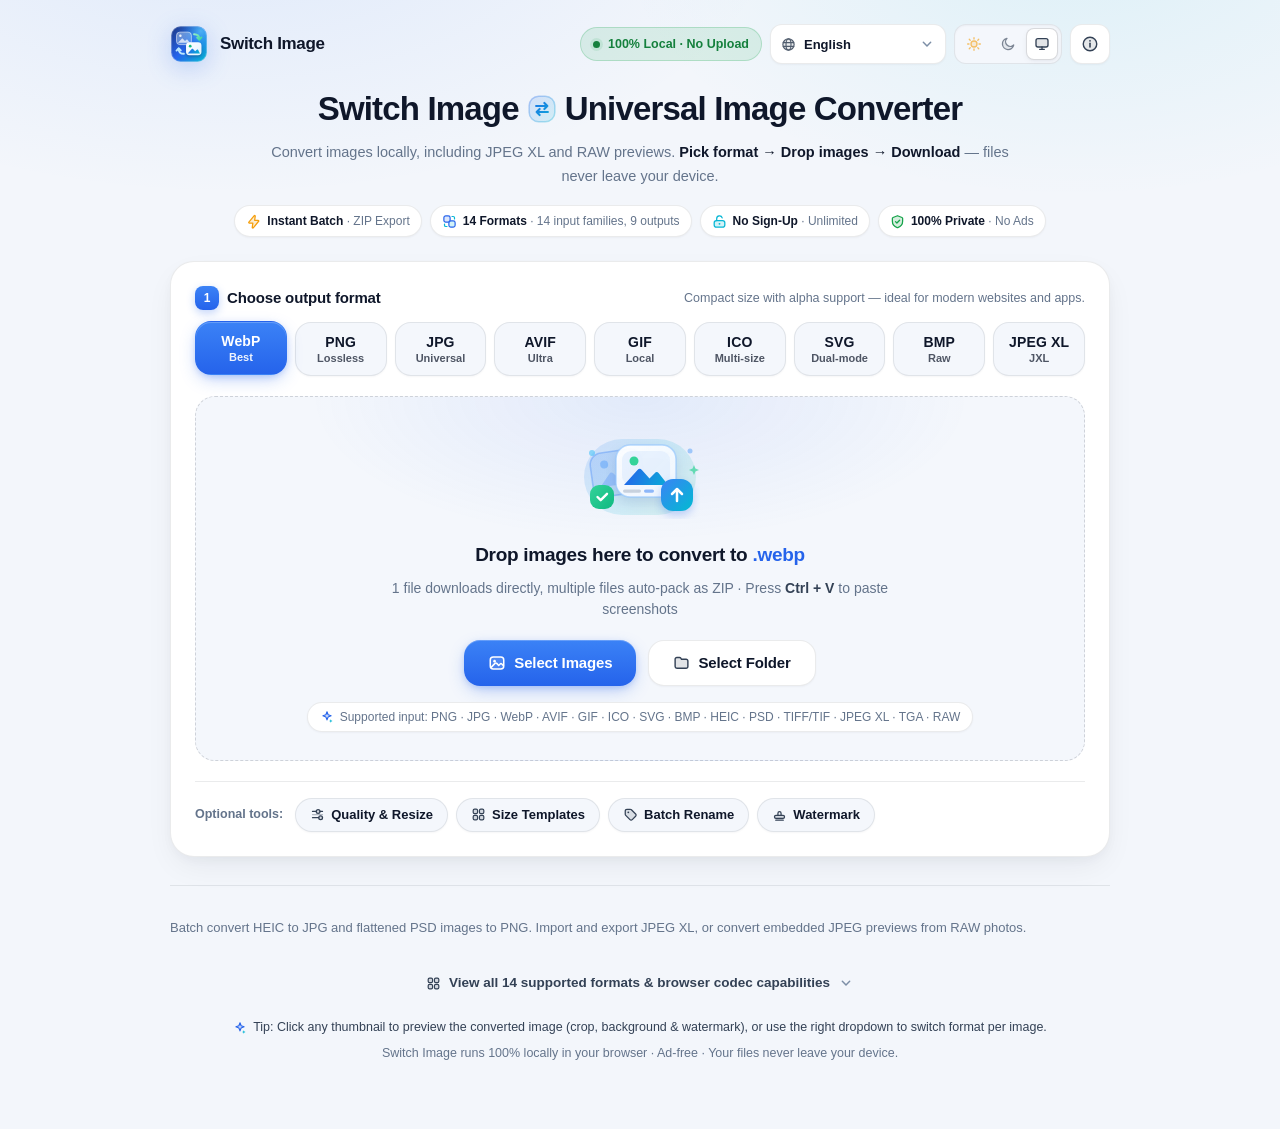
<file: index.html>
<!DOCTYPE html>
<html lang="zh-Hant">
<head>
  <meta charset="UTF-8" />
  <meta name="viewport" content="width=device-width, initial-scale=1.0" />
  <title>免費線上圖片轉檔｜免上傳、批次轉換 | Switch Image</title>
  <meta name="description" content="免費線上圖片轉檔工具，支援 14 類輸入、9 種輸出與批次 ZIP 下載。可轉換 JPG、PNG、WebP、AVIF、JPEG XL、HEIC 等格式，並提供縮放、壓縮、重新命名與浮水印；圖片全程留在瀏覽器本機處理。" />
  <meta name="author" content="Bruce Yang" />
  <meta name="robots" content="index, follow, max-image-preview:large, max-snippet:-1" />
  <meta name="application-name" content="Switch Image" />
  <meta name="mobile-web-app-capable" content="yes" />
  <meta name="apple-mobile-web-app-capable" content="yes" />
  <meta name="apple-mobile-web-app-status-bar-style" content="default" />
  <meta name="apple-mobile-web-app-title" content="Switch Image" />
  <meta name="format-detection" content="telephone=no" />
  <meta name="theme-color" content="#f3f6fb" media="(prefers-color-scheme: light)" />
  <meta name="theme-color" content="#080e1a" media="(prefers-color-scheme: dark)" />
  <link rel="canonical" href="https://switchimage.stack-base.com/" />

  <!-- Open Graph / Social Sharing -->
  <meta property="og:type" content="website" />
  <meta property="og:site_name" content="Switch Image" />
  <meta property="og:locale" content="zh_TW" />
  <meta property="og:locale:alternate" content="en_US" />
  <meta property="og:locale:alternate" content="ja_JP" />
  <meta property="og:locale:alternate" content="es_ES" />
  <meta property="og:url" content="https://switchimage.stack-base.com/" />
  <meta property="og:title" content="免費線上圖片轉檔｜免上傳、批次轉換 | Switch Image" />
  <meta property="og:description" content="支援 14 類輸入、9 種輸出與批次 ZIP 下載；提供縮放、壓縮、重新命名與浮水印，圖片全程留在瀏覽器本機處理。" />
  <meta property="og:image" content="https://switchimage.stack-base.com/assets/brand/og-cover.png" />
  <meta property="og:image:width" content="1200" />
  <meta property="og:image:height" content="630" />
  <meta property="og:image:type" content="image/png" />
  <meta property="og:image:alt" content="Switch Image 免費線上圖片轉換工具" />

  <!-- Twitter / X Card -->
  <meta name="twitter:card" content="summary_large_image" />
  <meta name="twitter:title" content="免費線上圖片轉檔｜免上傳、批次轉換 | Switch Image" />
  <meta name="twitter:description" content="支援 14 類輸入、9 種輸出與批次 ZIP 下載；提供縮放、壓縮、重新命名與浮水印，圖片全程留在瀏覽器本機處理。" />
  <meta name="twitter:image" content="https://switchimage.stack-base.com/assets/brand/og-cover.png" />
  <meta name="twitter:image:alt" content="Switch Image 免費線上圖片轉換工具" />

  <!-- Structured Data (JSON-LD WebApplication) -->
  <script type="application/ld+json">
    {
      "@context": "https://schema.org",
      "@type": "WebApplication",
      "name": "Switch Image",
      "alternateName": "Switch Image 免費線上圖片轉換工具",
      "url": "https://switchimage.stack-base.com/",
      "description": "免費線上圖片轉檔工具，支援 14 類輸入、9 種輸出與批次 ZIP 下載。提供縮放、壓縮、重新命名與浮水印，圖片全程留在瀏覽器本機處理。",
      "image": "https://switchimage.stack-base.com/assets/brand/og-cover.png",
      "applicationCategory": "MultimediaApplication",
      "operatingSystem": "Any",
      "browserRequirements": "Requires HTML5 Canvas and JavaScript",
      "softwareVersion": "0.1.1",
      "inLanguage": ["zh-Hant", "zh-Hans", "en", "ja", "ko", "th", "id", "vi", "es"],
      "isAccessibleForFree": true,
      "license": "https://opensource.org/licenses/MIT",
      "author": {
        "@type": "Person",
        "name": "Bruce Yang"
      },
      "offers": {
        "@type": "Offer",
        "price": "0",
        "priceCurrency": "USD"
      },
      "featureList": [
        "100% Client-Side Local Processing",
        "Installable PWA with offline-cached core features; on-demand codecs require a network connection when first loaded",
        "14 Input Format Families (WebP, PNG, JPG, AVIF, GIF, ICO, SVG, BMP, HEIC, PSD, TIFF, JPEG XL, TGA, RAW with embedded JPEG previews)",
        "9 Output Formats (WebP, PNG, JPG, AVIF, GIF, ICO, SVG, BMP, JPEG XL)",
        "JPEG XL Import and Export",
        "Multi-Select ICO Icon Packer (16/32/48/64/128/256px)",
        "45 Social, E-Commerce & SEO Size Templates",
        "Batch Renaming & Custom Text/Logo Watermarks",
        "9 Interface Languages (Traditional Chinese, Simplified Chinese, English, Japanese, Korean, Thai, Indonesian, Vietnamese, Spanish)"
      ]
    }
  </script>
  <link rel="icon" type="image/x-icon" href="./assets/favicon/favicon.ico" sizes="any" />
  <link rel="shortcut icon" type="image/x-icon" href="./assets/favicon/favicon.ico" />
  <link rel="icon" type="image/svg+xml" href="./assets/brand/logo.svg" />
  <link rel="icon" type="image/png" sizes="512x512" href="./assets/brand/icon-512.png" />
  <link rel="apple-touch-icon" sizes="180x180" href="./assets/favicon/apple-touch-icon.png" />
  <link rel="manifest" href="./manifest.json" />

  <!-- Modular CSS -->
  <link rel="stylesheet" href="./css/tokens.css" />
  <link rel="stylesheet" href="./css/base.css" />
  <link rel="stylesheet" href="./css/hero.css" />
  <link rel="stylesheet" href="./css/layout.css" />
  <link rel="stylesheet" href="./css/components.css" />

  <!-- Modular JavaScript -->
  <script defer src="./js/config/defaults.js"></script>
  <script defer src="./js/core/extended-locales.js"></script>
  <script defer src="./js/core/i18n.js"></script>
  <script defer src="./js/utils/formatters.js"></script>
  <script defer src="./js/utils/renamer.js"></script>
  <script defer src="./js/utils/folder-reader.js"></script>
  <script defer src="./js/utils/download.js"></script>
  <script defer src="./js/utils/zip-builder.js"></script>
  <script defer src="./js/decoders/heic-decoder.js"></script>
  <script defer src="./js/decoders/image-decoder.js"></script>
  <script defer src="./js/encoders/canvas-encoder.js"></script>
  <script defer src="./js/encoders/gif-encoder.js"></script>
  <script defer src="./js/encoders/ico-encoder.js"></script>
  <script defer src="./js/encoders/svg-encoder.js"></script>
  <script defer src="./js/encoders/bmp-encoder.js"></script>
  <script defer src="./js/core/capabilities.js"></script>
  <script defer src="./js/core/watermark.js"></script>
  <script defer src="./js/core/store.js"></script>
  <script defer src="./js/core/converter.js"></script>
  <script defer src="./js/ui/theme.js"></script>
  <script defer src="./js/ui/toast.js"></script>
  <script defer src="./js/ui/settings-panel.js"></script>
  <script defer src="./js/ui/advanced-tools.js"></script>
  <script defer src="./js/ui/file-list.js"></script>
  <script defer src="./js/ui/compare-modal.js"></script>
  <script defer src="./js/ui/format-matrix.js"></script>
  <script defer src="./js/ui/site-info-modal.js"></script>
  <script defer src="./js/ui/pwa-install.js"></script>
  <script defer src="./js/app.js"></script>
</head>
<body data-title-key="meta.title">
  <div class="container">
    <!-- Minimal Top Navigation -->
    <nav class="topbar" data-i18n-aria="nav.aria" aria-label="站台導覽">
      <div class="topbar-brand">
        <img class="topbar-logo" src="./assets/brand/logo.svg" alt="Switch Image Logo" width="38" height="38" />
        <span class="topbar-name">Switch Image</span>
      </div>
      <div class="topbar-actions">
        <span class="badge">
          <span class="badge-dot"></span><span><span data-i18n="nav.badgeMain">100% 本地運算</span><span class="badge-extra" data-i18n="nav.badgeExtra">・不上傳</span></span>
        </span>
        <div class="lang-select-wrap">
          <img class="ui-icon icon-adaptive lang-select-icon" src="./assets/icons/globe.svg" alt="" width="15" height="15" aria-hidden="true" />
          <select id="langSelect" class="lang-select" data-lang-select data-i18n-aria="nav.langAria" aria-label="切換介面語言">
            <option value="zh-Hant">繁體中文</option>
            <option value="en">English</option>
            <option value="ja">日本語</option>
            <option value="es">Español</option>
            <option value="zh-Hans">简体中文</option>
            <option value="ko">한국어</option>
            <option value="th">ไทย</option>
            <option value="id">Bahasa Indonesia</option>
            <option value="vi">Tiếng Việt</option>
          </select>
        </div>
        <div class="theme-segmented" role="group" data-i18n-aria="sheet.themeHeading" aria-label="外觀主題">
          <button type="button" class="theme-seg-btn" data-theme-btn="light" data-i18n-title="sheet.themeLight" data-i18n-aria="sheet.themeLight" title="淺色模式" aria-label="淺色模式">
            <img class="ui-icon" src="./assets/icons/sun.svg" alt="" width="16" height="16" aria-hidden="true" />
          </button>
          <button type="button" class="theme-seg-btn" data-theme-btn="dark" data-i18n-title="sheet.themeDark" data-i18n-aria="sheet.themeDark" title="深色模式" aria-label="深色模式">
            <img class="ui-icon icon-adaptive" src="./assets/icons/moon.svg" alt="" width="16" height="16" aria-hidden="true" />
          </button>
          <button type="button" class="theme-seg-btn" data-theme-btn="system" data-i18n-title="sheet.themeSystem" data-i18n-aria="sheet.themeSystem" title="跟隨系統" aria-label="跟隨系統">
            <img class="ui-icon icon-adaptive" src="./assets/icons/monitor.svg" alt="" width="16" height="16" aria-hidden="true" />
          </button>
        </div>
        <button id="siteInfoBtn" type="button" class="btn-icon" data-i18n-title="nav.infoTitle" data-i18n-aria="nav.infoTitle" title="網站資訊與設定" aria-label="網站資訊與設定">
          <img class="ui-icon icon-adaptive" src="./assets/icons/info.svg" alt="" width="18" height="18" aria-hidden="true" />
        </button>
      </div>
    </nav>

    <!-- Focused Lean Hero (Compact ~25% on mobile, keeps core tool front & center) -->
    <header class="hero-lean">
      <h1 class="hero-title">
        <span class="hero-brand-repeat">Switch Image</span>
        <img class="ui-icon hero-swap-icon" src="./assets/icons/swap.svg" alt="" width="30" height="30" aria-hidden="true" />
        <span data-i18n="hero.titleMain">免費線上圖片轉換工具</span>
      </h1>
      <p class="hero-subtitle" data-i18n-html="hero.subtitleHtml">
        14 類圖片輸入、9 種格式輸出，全程在瀏覽器本機處理。<strong>選格式 → 拖進圖片 → 立即下載</strong><span class="hero-sub-extra">，也能批次打包 ZIP</span>。
      </p>
      <div class="trust-strip" data-i18n-aria="trust.aria" aria-label="四大承諾">
        <span class="trust-pill" data-i18n-title="trust.fastTip" title="拖拉即可批次轉換，多張圖片可一鍵打包 ZIP">
          <img class="ui-icon" src="./assets/icons/bolt.svg" alt="" width="15" height="15" aria-hidden="true" />
          <span class="trust-pill-text"><strong data-i18n="trust.fastTitle">極速批量</strong><span class="trust-pill-detail" data-i18n="trust.fastDetail">・一鍵下載 / ZIP</span></span>
        </span>
        <span class="trust-pill" data-i18n-title="trust.formatsTip" title="支援 14 類輸入；其中 HEIC、PSD、TIFF、TGA 與 RAW 等專業格式以轉出為主">
          <img class="ui-icon icon-primary" src="./assets/icons/layers.svg" alt="" width="15" height="15" aria-hidden="true" />
          <span class="trust-pill-text"><strong data-i18n="trust.formatsTitle">格式支援</strong><span class="trust-pill-detail" data-i18n="trust.formatsDetail">・14 類輸入、9 種輸出</span></span>
        </span>
        <span class="trust-pill" data-i18n-title="trust.freeTip" title="免登入、免註冊、無每日轉檔次數限制">
          <img class="ui-icon" src="./assets/icons/unlock.svg" alt="" width="15" height="15" aria-hidden="true" />
          <span class="trust-pill-text"><strong data-i18n="trust.freeTitle">零門檻</strong><span class="trust-pill-detail" data-i18n="trust.freeDetail">・免登入無限制</span></span>
        </span>
        <span class="trust-pill" data-i18n-title="trust.privacyTip" title="完全免費、無干擾彈窗，隱私 100% 留在本機">
          <img class="ui-icon" src="./assets/icons/shield.svg" alt="" width="15" height="15" aria-hidden="true" />
          <span class="trust-pill-text"><strong data-i18n="trust.privacyTitle">純淨無廣告</strong><span class="trust-pill-detail" data-i18n="trust.privacyDetail">・隱私留本機</span></span>
        </span>
      </div>
    </header>

    <div id="compatWarning" class="compat-warning" role="alert"></div>

    <!-- Main Unified Studio Card: Step 1 (Pick Format) + Step 2 (Drop & Go) -->
    <main class="card studio-card">
      <!-- Step 1: Output Format Picker -->
      <section class="studio-step" data-i18n-aria="step1.aria" aria-label="選擇目標輸出格式">
        <div class="step-head">
          <div class="step-title-wrap">
            <span class="step-num">1</span>
            <span class="step-title" data-i18n="step1.title">想轉成什麼格式？</span>
          </div>
          <span id="formatHint" class="step-hint"></span>
          <button id="formatExpand" type="button" class="btn btn-secondary btn-sm format-expand" aria-controls="formatSelector" aria-expanded="false" data-i18n="step1.moreFormats">全部格式</button>
        </div>

        <div id="formatSelector" class="format-bar" role="radiogroup" data-i18n-aria="step1.aria" aria-label="選擇目標輸出格式"></div>

        <!-- Inline Context Bar: shows ONLY the 1 relevant quick option for JPG/ICO/SVG -->
        <div id="contextQuickBar" class="context-quick-bar hidden">
          <!-- JPG / BMP white-black fill quick switch -->
          <div id="quickBgGroup" class="quick-group hidden">
            <span class="quick-label" data-i18n="quick.bgLabel">透明處補底色：</span>
            <div id="bgSwatches" class="bg-swatches" role="group">
              <button type="button" class="swatch-btn active" data-bg-color="#ffffff">
                <span class="swatch-dot swatch-dot-white"></span><span data-i18n="quick.bgWhite">白底</span>
              </button>
              <button type="button" class="swatch-btn" data-bg-color="#000000">
                <span class="swatch-dot swatch-dot-black"></span><span data-i18n="quick.bgBlack">黑底</span>
              </button>
            </div>
          </div>

          <!-- ICO multi-select size chips + 2 quick preset sets -->
          <div id="icoField" class="quick-group ico-quick-group hidden">
            <div class="ico-quick-head">
              <span class="quick-label" data-i18n="quick.icoLabel">ICO 尺寸（可複選）：</span>
              <div id="icoPresetGroup" class="ico-preset-group" role="group">
                <button type="button" class="ico-preset-btn" data-ico-preset="16,32,48" data-i18n="quick.icoPresetWeb" title="16 / 32 / 48px">網頁 Favicon</button>
                <button type="button" class="ico-preset-btn" data-ico-preset="16,32,48,256" data-i18n="quick.icoPresetStd" title="16 / 32 / 48 / 256px">系統標準</button>
              </div>
              <span id="icoSelectedCount" class="ico-count-badge"></span>
            </div>
            <div id="icoSizesGroup" class="ico-size-chips" role="group" data-i18n-aria="quick.icoLabel" aria-label="ICO 尺寸（可複選）"></div>
          </div>

          <!-- SVG quick mode selector -->
          <div id="svgModeField" class="quick-group hidden">
            <label class="quick-label" for="svgModeSelect" data-i18n="quick.svgModeLabel">SVG 模式：</label>
            <select id="svgModeSelect" class="quick-select"></select>
          </div>
          <div id="svgColorsField" class="quick-group hidden">
            <label class="quick-label" for="svgColorsRange" data-i18n="quick.svgColorsLabel">色階：</label>
            <input id="svgColorsRange" class="quick-range" type="range" min="2" max="32" value="16" />
            <span id="svgColorsValue" class="quick-val">16 色</span>
          </div>
        </div>
      </section>

      <!-- Step 2: Dropzone (Automatically compacts to a slim add-more bar once files are added!) -->
      <section class="studio-drop-wrap">
        <div id="dropzone" class="dropzone" tabindex="0" role="button">
          <input id="fileInput" type="file" accept="image/*,.heic,.heif,.avif,.ico,.svg,.webp,.bmp,.psd,.tiff,.tif,.jxl,.tga,.raw,.dng,.cr2,.cr3,.nef,.arw" multiple hidden />
          <input id="folderInput" type="file" webkitdirectory directory multiple hidden />

          <!-- Full view (when empty) -->
          <div class="dropzone-full">
            <img class="dropzone-illustration" src="./assets/illustrations/dropzone-hero.svg" alt="" width="144" height="96" aria-hidden="true" />
            <h2 data-i18n-html="drop.headingHtml">把圖片拖進來，立即轉成 <strong id="emptyTargetFormat">.webp</strong></h2>
            <p data-i18n-html="drop.subHtml">丟 1 張直接下載、丟多張自動打包 ZIP・也可按 <strong>Ctrl + V</strong> 直接貼上截圖</p>
            <div class="dropzone-actions">
              <button id="selectFilesBtn" type="button" class="btn btn-primary btn-lg">
                <img class="ui-icon icon-adaptive" src="./assets/icons/image.svg" alt="" width="18" height="18" aria-hidden="true" />
                <span data-i18n="drop.selectFiles">選擇圖片</span>
              </button>
              <button id="selectFolderBtn" type="button" class="btn btn-secondary btn-lg">
                <img class="ui-icon icon-adaptive" src="./assets/icons/folder.svg" alt="" width="17" height="17" aria-hidden="true" />
                <span data-i18n="drop.selectFolder">選擇資料夾</span>
              </button>
            </div>
            <div class="dropzone-formats">
              <img class="ui-icon" src="./assets/icons/sparkles.svg" alt="" width="14" height="14" aria-hidden="true" />
              <span data-i18n="drop.supportedInput">支援輸入：PNG・JPG・WebP・AVIF・GIF・ICO・SVG・BMP・HEIC・PSD・TIFF/TIF・JPEG XL・TGA・RAW</span>
            </div>
          </div>

          <!-- Compact view (automatically shown after files are added so results stay front & center!) -->
          <div class="dropzone-compact">
            <div class="dropzone-compact-left">
              <img class="ui-icon icon-primary" src="./assets/icons/plus.svg" alt="" width="18" height="18" aria-hidden="true" />
              <span data-i18n-html="drop.compactHtml">繼續拖放圖片、按 <strong>Ctrl + V</strong> 貼上，或</span>
            </div>
            <div class="dropzone-compact-actions">
              <button id="selectFilesBtnCompact" type="button" class="btn btn-secondary btn-sm">
                <img class="ui-icon icon-adaptive" src="./assets/icons/image.svg" alt="" width="14" height="14" aria-hidden="true" />
                <span data-i18n="drop.addFiles">加入圖片</span>
              </button>
              <button id="selectFolderBtnCompact" type="button" class="btn btn-secondary btn-sm">
                <img class="ui-icon icon-adaptive" src="./assets/icons/folder.svg" alt="" width="14" height="14" aria-hidden="true" />
                <span data-i18n="drop.addFolder">加入資料夾</span>
              </button>
            </div>
          </div>
        </div>
      </section>

      <!-- Optional Tools Dock (Collapsed by default = Zero clutter, 1 click to expand!) -->
      <section class="tools-dock">
        <div id="toolDockButtons" class="dock-pills" role="tablist">
          <span class="dock-label" data-i18n="dock.label">選用微調：</span>
          <button type="button" class="dock-pill" data-drawer="basic" role="tab" aria-selected="false">
            <img class="ui-icon icon-adaptive" src="./assets/icons/sliders.svg" alt="" width="15" height="15" aria-hidden="true" />
            <span data-i18n="dock.basic">畫質與尺寸</span>
            <span id="badgeBasic" class="dock-badge"></span>
          </button>
          <button type="button" class="dock-pill" data-drawer="ecommerce" role="tab" aria-selected="false">
            <img class="ui-icon icon-adaptive" src="./assets/icons/grid.svg" alt="" width="15" height="15" aria-hidden="true" />
            <span data-i18n="dock.ecommerce">社群／電商尺寸庫</span>
            <span id="badgeEcommerce" class="dock-badge"></span>
          </button>
          <button type="button" class="dock-pill" data-drawer="rename" role="tab" aria-selected="false">
            <img class="ui-icon icon-adaptive" src="./assets/icons/tag.svg" alt="" width="15" height="15" aria-hidden="true" />
            <span data-i18n="dock.rename">檔名前綴／後綴</span>
            <span id="badgeRename" class="dock-badge"></span>
          </button>
          <button type="button" class="dock-pill" data-drawer="watermark" role="tab" aria-selected="false">
            <img class="ui-icon icon-adaptive" src="./assets/icons/stamp.svg" alt="" width="15" height="15" aria-hidden="true" />
            <span data-i18n="dock.watermark">自訂浮水印</span>
            <span id="badgeWatermark" class="dock-badge"></span>
          </button>
          <button id="reconvertBtn" type="button" class="btn btn-secondary btn-sm dock-reconvert hidden" disabled data-i18n-title="dock.reconvertTitle" title="使用目前設定重新轉換">
            <img class="ui-icon icon-adaptive" src="./assets/icons/refresh.svg" alt="" width="14" height="14" aria-hidden="true" />
            <span data-i18n="dock.reconvert">重新套用</span>
          </button>
        </div>

        <!-- Single Collapsible Drawer Container (only opens when user clicks a pill above) -->
        <div id="toolDrawer" class="tool-drawer hidden">
          <!-- Drawer 1: Basic Quality, Size & Background -->
          <div data-drawer-panel="basic" class="drawer-panel hidden">
            <div id="presetsBar" class="presets-row"></div>
            <div class="adv-form-grid">
              <div class="field">
                <label for="qualityRange">
                  <span data-i18n="basic.quality">輸出畫質</span>
                  <span id="qualityHint" class="hint">建議 75% – 90%</span>
                </label>
                <div class="range-wrap">
                  <input id="qualityRange" type="range" min="1" max="100" value="85" />
                  <span id="qualityValue" class="quality-value">85%</span>
                </div>
              </div>

              <div class="field">
                <label for="sizeLimitValue">
                  <span data-i18n="basic.sizeLimit">尺寸限制（px）</span>
                  <span class="hint" data-i18n="basic.sizeHint">等比縮小，留空保留原尺寸</span>
                </label>
                <div class="input-group">
                  <select id="sizeLimitSide" data-i18n-aria="basic.sizeLimit" aria-label="尺寸限制（px）">
                    <option value="height" data-i18n="basic.limitHeight">限制高</option>
                    <option value="width" data-i18n="basic.limitWidth">限制寬</option>
                    <option value="longest" selected data-i18n="basic.limitLongest">限制最長邊</option>
                    <option value="shortest" data-i18n="basic.limitShortest">限制最短邊</option>
                  </select>
                  <input id="sizeLimitValue" type="number" min="1" max="16383" step="1" />
                </div>
              </div>

              <div class="field">
                <label for="bgMode">
                  <span data-i18n="basic.bgTitle">透明背景處理</span>
                  <span id="bgHint" class="hint">可保留透明或填底</span>
                </label>
                <div class="color-row">
                  <select id="bgMode">
                    <option value="transparent" selected data-i18n="basic.bgTransparent">保留透明背景</option>
                    <option value="fill" data-i18n="basic.bgFill">填入指定底色</option>
                  </select>
                  <input id="bgColor" type="color" value="#ffffff" class="hidden" />
                </div>
              </div>
            </div>
          </div>

          <!-- Drawer 2: E-commerce, Social, SEO & Niche Size Library -->
          <div data-drawer-panel="ecommerce" class="drawer-panel hidden">
            <div class="tpl-filter-bar">
              <div id="tplCategoryBar" class="tpl-categories" role="tablist"></div>
              <div class="search-input-wrap">
                <img class="ui-icon search-input-icon" src="./assets/icons/search.svg" alt="" width="15" height="15" aria-hidden="true" />
                <input id="tplSearchInput" type="text" class="tpl-search-input" data-i18n-placeholder="tpl.searchPh" placeholder="搜尋：Google表單、FB封面、1080..." />
              </div>
            </div>
            <div class="tpl-toolbar">
              <div id="templateSuffixOptions" class="tpl-suffix-options" role="group" data-i18n-aria="tpl.suffix" aria-label="檔名後綴">
                <span data-i18n="tpl.suffix">檔名後綴</span>
                <label class="checkbox-label"><input name="templateSuffixName" type="checkbox" checked /> <span data-i18n="tpl.suffixName">模板名稱</span></label>
                <label class="checkbox-label"><input name="templateSuffixSize" type="checkbox" /> <span data-i18n="tpl.suffixSize">規格（寬x高）</span></label>
                <label class="checkbox-label" for="templateSuffixDigits" data-i18n="tpl.suffixDigits">流水號位數</label>
                <select id="templateSuffixDigits">
                  <option value="0" data-i18n="tpl.suffixOff">不加流水號</option>
                  <option value="1">1</option>
                  <option value="2">2</option>
                  <option value="3">3</option>
                  <option value="4">4</option>
                  <option value="5">5</option>
                  <option value="6">6</option>
                </select>
              </div>
              <button id="clearTemplateBtn" type="button" class="btn btn-secondary btn-sm" data-i18n="tpl.resetSize">重設尺寸限制</button>
            </div>
            <div id="ecommerceGrid" class="ecommerce-grid"></div>
          </div>

          <!-- Drawer 3: Batch Renaming -->
          <div data-drawer-panel="rename" class="drawer-panel hidden">
            <div class="adv-form-grid">
              <div class="field">
                <label for="renamePrefix"><span data-i18n="rename.prefix">檔名前綴</span><span class="hint" data-i18n="rename.prefixHint">加在最前面</span></label>
                <input id="renamePrefix" type="text" data-i18n-placeholder="rename.prefixPh" placeholder="例：shopee_" />
              </div>
              <div class="field">
                <label for="renameSuffix"><span data-i18n="rename.suffix">檔名後綴</span><span class="hint" data-i18n="rename.suffixHint">加在副檔名前</span></label>
                <input id="renameSuffix" type="text" data-i18n-placeholder="rename.suffixPh" placeholder="例：_800px" />
              </div>
              <div class="field">
                <label for="renameBase"><span data-i18n="rename.base">統一主檔名</span><span class="hint" data-i18n="rename.baseHint">留空保留原名</span></label>
                <input id="renameBase" type="text" data-i18n-placeholder="rename.basePh" placeholder="例：product" />
              </div>
              <div class="field">
                <label class="checkbox-label">
                  <input id="renameSeqToggle" type="checkbox" />
                  <span data-i18n="rename.seqToggle">加上流水編號</span>
                </label>
                <div class="input-group">
                  <input id="renameSeqStart" type="number" min="0" max="99999" value="1" />
                  <span class="input-sep" data-i18n="rename.seqPad">位數</span>
                  <input id="renameSeqPad" type="number" min="1" max="6" value="2" />
                </div>
              </div>
            </div>
            <div class="rename-preview-bar">
              <span id="renamePreview" class="rename-preview-text">product_photo.png → product_photo.webp</span>
              <button id="resetRenameBtn" type="button" class="btn btn-secondary btn-sm" data-i18n="rename.reset">清除命名規則</button>
            </div>
          </div>

          <!-- Drawer 4: Custom Watermark -->
          <div data-drawer-panel="watermark" class="drawer-panel hidden">
            <div class="wm-header-row">
              <label class="checkbox-label">
                <input id="wmEnabled" type="checkbox" />
                <span data-i18n="wm.enable">啟用圖片浮水印（自動套用於所有非 ICO 圖片）</span>
              </label>
            </div>
            <div id="wmControlsBody" class="wm-controls-body disabled-block">
              <div class="adv-form-grid">
                <div class="field">
                  <label for="wmType" data-i18n="wm.type">類型</label>
                  <select id="wmType">
                    <option value="text" selected data-i18n="wm.typeText">文字浮水印</option>
                    <option value="image" data-i18n="wm.typeImage">圖片 Logo 浮水印</option>
                  </select>
                </div>
                <div class="field">
                  <label for="wmPosition" data-i18n="wm.position">位置</label>
                  <select id="wmPosition">
                    <option value="bottom-right" selected data-i18n="wm.posBR">右下角</option>
                    <option value="bottom-left" data-i18n="wm.posBL">左下角</option>
                    <option value="top-right" data-i18n="wm.posTR">右上角</option>
                    <option value="top-left" data-i18n="wm.posTL">左上角</option>
                    <option value="center" data-i18n="wm.posCenter">正中央</option>
                    <option value="tile" data-i18n="wm.posTile">全圖斜向滿版平鋪</option>
                  </select>
                </div>
                <div class="field">
                  <label for="wmOpacity"><span data-i18n="wm.opacity">不透明度</span> <span id="wmOpacityVal" class="hint">50%</span></label>
                  <div class="range-wrap">
                    <input id="wmOpacity" type="range" min="10" max="100" value="50" />
                  </div>
                </div>
                <div class="field">
                  <label for="wmAngle"><span data-i18n="wm.angle">角度</span> <span id="wmAngleVal" class="hint">0°</span></label>
                  <div class="range-wrap">
                    <input id="wmAngle" type="range" min="-45" max="45" value="0" />
                  </div>
                </div>
              </div>

              <div id="wmTextFields" class="adv-form-grid">
                <div class="field">
                  <label for="wmText" data-i18n="wm.text">浮水印文字</label>
                  <input id="wmText" type="text" value="© SwitchImage" data-i18n-placeholder="wm.textPh" placeholder="輸入品牌名稱或版權字樣" />
                </div>
                <div class="field">
                  <label for="wmFontSize"><span data-i18n="wm.fontSize">文字大小</span> <span id="wmFontSizeVal" class="hint">4.5%</span></label>
                  <div class="range-wrap">
                    <input id="wmFontSize" type="range" min="2" max="15" step="0.5" value="4.5" />
                  </div>
                </div>
                <div class="field">
                  <label for="wmColor" data-i18n="wm.color">文字顏色</label>
                  <input id="wmColor" type="color" value="#ffffff" />
                </div>
              </div>

              <div id="wmImageFields" class="adv-form-grid hidden">
                <div class="field">
                  <label for="wmLogoFile" data-i18n="wm.uploadLogo">上傳浮水印 Logo</label>
                  <div class="wm-logo-upload">
                    <label for="wmLogoFile" class="btn btn-secondary btn-sm wm-logo-btn">
                      <img class="ui-icon icon-adaptive" src="./assets/icons/image.svg" alt="" width="14" height="14" aria-hidden="true" />
                      <span data-i18n="wm.chooseLogo">選擇 Logo</span>
                    </label>
                    <input id="wmLogoFile" type="file" accept="image/*" hidden />
                    <span id="wmLogoStatus" class="wm-logo-status" data-i18n="wm.logoHint">建議使用透明背景 PNG / SVG</span>
                  </div>
                </div>
                <div class="field">
                  <label for="wmLogoScale"><span data-i18n="wm.logoScale">Logo 比例</span> <span id="wmLogoScaleVal" class="hint">18%</span></label>
                  <div class="range-wrap">
                    <input id="wmLogoScale" type="range" min="5" max="50" value="18" />
                  </div>
                </div>
              </div>
            </div>
          </div>
        </div>
      </section>
    </main>

    <!-- Results Area (Jumps right into view once images are added) -->
    <section id="resultsSection" class="results-section hidden">
      <div class="result-bar card">
        <div class="stats" id="statsBar"></div>
        <div class="toolbar-actions">
          <button id="clearAllBtn" type="button" class="btn btn-danger-ghost btn-sm">
            <img class="ui-icon" src="./assets/icons/trash.svg" alt="" width="14" height="14" aria-hidden="true" />
            <span data-i18n="results.clear">清空</span>
          </button>
          <button id="downloadAllBtn" type="button" class="btn btn-secondary btn-sm hidden" disabled>
            <img class="ui-icon icon-adaptive" src="./assets/icons/download.svg" alt="" width="14" height="14" aria-hidden="true" />
            <span data-i18n="results.downloadAll">逐一下載</span>
          </button>
          <button id="downloadZipBtn" type="button" class="btn btn-primary btn-lg" disabled>
            <img class="ui-icon icon-adaptive" src="./assets/icons/download.svg" alt="" width="17" height="17" aria-hidden="true" />
            <span id="downloadPrimaryLabel" data-i18n="results.downloadDefault">下載圖片</span>
          </button>
        </div>
      </div>

      <div id="fileList" class="file-list"></div>
    </section>

    <!-- Borderless Informational Footer (Desktop only; moved into Site Info & Settings sheet on mobile) -->
    <section class="info-footer">
      <p class="format-use-cases" data-i18n="matrix.useCases">可批次將 HEIC 轉成 JPG、將 PSD 合成圖或 TIFF 首頁轉成其他格式；JPEG XL 支援轉入與轉出，RAW 相片則使用檔案內嵌的 JPEG 預覽。</p>
      <details class="matrix-inline">
        <summary>
          <span class="matrix-summary-left">
            <img class="ui-icon icon-adaptive" src="./assets/icons/grid.svg" alt="" width="15" height="15" aria-hidden="true" />
            <span data-i18n="matrix.summary">查看支援的 14 大格式與本機瀏覽器能力一覽</span>
          </span>
          <img class="ui-icon matrix-chevron" src="./assets/icons/chevron-down.svg" alt="" width="16" height="16" aria-hidden="true" />
        </summary>
        <div id="formatMatrixGrid" class="matrix-grid"></div>
      </details>

      <footer class="site-footer">
        <div class="footer-tip">
          <img class="ui-icon" src="./assets/icons/sparkles.svg" alt="" width="14" height="14" aria-hidden="true" />
          <span data-i18n="footer.tip">小撇步：點擊轉換清單中的縮圖可大圖預覽成品（確認裁切、底色與浮水印）；右側選單可為單張圖片切換不同格式。</span>
        </div>
        <div class="footer-meta-row">
          <span data-i18n="footer.privacy">Switch Image 100% 瀏覽器本地運算・純淨無廣告・檔案絕不離開您的裝置。</span>
          <button type="button" class="footer-pwa-link hidden" data-pwa-install-entry data-pwa-install-trigger>
            <img class="ui-icon icon-adaptive" src="./assets/icons/install-app.svg" alt="" width="13" height="13" aria-hidden="true" />
            <span data-pwa-entry-label>安裝離線應用程式</span>
          </button>
        </div>
      </footer>
    </section>

    <noscript>
      <div class="compat-warning show">Switch Image 需啟用 JavaScript 才能在瀏覽器本地執行圖片格式轉換。</div>
    </noscript>
  </div>

  <!-- Site Info & Settings Modal / Floating Side Drawer (PC) / Bottom Sheet (Mobile) -->
  <div id="siteInfoModal" class="modal-backdrop sheet-backdrop" role="dialog" aria-modal="true" aria-labelledby="siteInfoTitle">
    <div class="modal sheet-modal">
      <div class="modal-header">
        <div id="siteInfoTitle" class="modal-title">
          <span class="sheet-title-desktop" data-i18n="sheet.titleDesktop">關於網站</span>
          <span class="sheet-title-mobile" data-i18n="sheet.title">關於與設定</span>
        </div>
        <button id="closeSiteInfoBtn" type="button" class="btn-icon btn-icon-sm" data-i18n-aria="sheet.closeAria" aria-label="關閉關於與設定">
          <img class="ui-icon icon-adaptive" src="./assets/icons/close.svg" alt="" width="16" height="16" aria-hidden="true" />
        </button>
      </div>
      <div class="sheet-body">
        <!-- App Identity Card (International IT Utility About Pattern) -->
        <div class="about-brand-card">
          <img class="about-brand-logo" src="./assets/brand/logo.svg" alt="Switch Image Logo" width="38" height="38" />
          <div class="about-brand-info">
            <div class="about-brand-head">
              <span class="about-brand-name">Switch Image</span>
              <span class="about-version-pill">v0.1.1</span>
            </div>
            <p class="about-brand-tagline" data-i18n="about.tagline">純前端本地運算的萬能圖片格式互轉工作台</p>
          </div>
        </div>

        <!-- Mobile-only Language Switcher (PC uses topbar selector) -->
        <div class="sheet-section sheet-mobile-only">
          <div class="sheet-heading" data-i18n="sheet.langHeading">介面語言</div>
          <div class="sheet-pill-grid" role="group">
            <button type="button" class="sheet-pill-btn" data-lang-btn="zh-Hant">繁體中文</button>
            <button type="button" class="sheet-pill-btn" data-lang-btn="en">English</button>
            <button type="button" class="sheet-pill-btn" data-lang-btn="ja">日本語</button>
            <button type="button" class="sheet-pill-btn" data-lang-btn="es">Español</button>
            <button type="button" class="sheet-pill-btn" data-lang-btn="zh-Hans">简体中文</button>
            <button type="button" class="sheet-pill-btn" data-lang-btn="ko">한국어</button>
            <button type="button" class="sheet-pill-btn" data-lang-btn="th">ไทย</button>
            <button type="button" class="sheet-pill-btn" data-lang-btn="id">Bahasa Indonesia</button>
            <button type="button" class="sheet-pill-btn" data-lang-btn="vi">Tiếng Việt</button>
          </div>
        </div>

        <!-- Mobile-only Theme Switcher (PC uses topbar 3-mode icon control) -->
        <div class="sheet-section sheet-row-between sheet-mobile-only">
          <div class="sheet-theme-meta">
            <div class="sheet-heading" data-i18n="sheet.themeHeading">外觀主題</div>
            <span class="sheet-mode-caption" data-theme-mode-label>跟隨系統</span>
          </div>
          <div class="theme-segmented theme-segmented-sheet" role="group" data-i18n-aria="sheet.themeHeading" aria-label="外觀主題">
            <button type="button" class="theme-seg-btn" data-theme-btn="light" data-i18n-title="sheet.themeLight" data-i18n-aria="sheet.themeLight" title="淺色模式" aria-label="淺色模式">
              <img class="ui-icon" src="./assets/icons/sun.svg" alt="" width="17" height="17" aria-hidden="true" />
            </button>
            <button type="button" class="theme-seg-btn" data-theme-btn="dark" data-i18n-title="sheet.themeDark" data-i18n-aria="sheet.themeDark" title="深色模式" aria-label="深色模式">
              <img class="ui-icon icon-adaptive" src="./assets/icons/moon.svg" alt="" width="17" height="17" aria-hidden="true" />
            </button>
            <button type="button" class="theme-seg-btn" data-theme-btn="system" data-i18n-title="sheet.themeSystem" data-i18n-aria="sheet.themeSystem" title="跟隨系統" aria-label="跟隨系統">
              <img class="ui-icon icon-adaptive" src="./assets/icons/monitor.svg" alt="" width="17" height="17" aria-hidden="true" />
            </button>
          </div>
        </div>

        <!-- Technical Specs, Privacy & Shortcuts (International IT Utility Info Pattern) -->
        <div class="sheet-section">
          <div class="sheet-heading" data-i18n="about.infoHeading">技術與隱私資訊</div>
          <dl class="about-spec-list">
            <div class="about-spec-row">
              <dt data-i18n="about.processingLabel">運算模式</dt>
              <dd class="about-spec-ok" data-i18n="about.processingVal">100% 本地瀏覽器運算</dd>
            </div>
            <div class="about-spec-row">
              <dt data-i18n="about.privacyLabel">隱私政策</dt>
              <dd data-i18n="about.privacyVal">零上傳・無追蹤・無廣告</dd>
            </div>
            <div class="about-spec-row">
              <dt data-i18n="about.stackLabel">技術架構</dt>
              <dd class="about-spec-mono">Zero-Build · Canvas / Pure JS</dd>
            </div>
            <div class="about-spec-row">
              <dt data-i18n="about.shortcutsLabel">快捷鍵</dt>
              <dd class="about-shortcuts" data-i18n-html="about.shortcutsHtml"><kbd>Ctrl</kbd>+<kbd>V</kbd> 貼上 · <kbd>Esc</kbd> 關閉</dd>
            </div>
          </dl>
        </div>

        <!-- Mobile-only sections (Desktop already shows these directly at page bottom) -->
        <div class="sheet-section sheet-mobile-only">
          <div class="sheet-info-list">
            <div class="sheet-tip-line">
              <img class="ui-icon" src="./assets/icons/sparkles.svg" alt="" width="14" height="14" aria-hidden="true" />
              <span data-i18n="footer.tip">小撇步：點擊轉換清單中的縮圖可大圖預覽成品（確認裁切、底色與浮水印）；右側選單可為單張圖片切換不同格式。</span>
            </div>
          </div>
        </div>

        <!-- Mobile-only Low-Key PWA Install Entry (Desktop uses subtle bottom footer link) -->
        <button type="button" class="sheet-install-row sheet-mobile-only hidden" data-pwa-install-entry data-pwa-install-trigger>
          <span class="sheet-install-left">
            <img class="ui-icon icon-adaptive" src="./assets/icons/install-app.svg" alt="" width="16" height="16" aria-hidden="true" />
            <span data-pwa-entry-label>安裝離線應用程式</span>
          </span>
          <span class="about-version-pill">PWA</span>
        </button>

        <details class="sheet-matrix-details sheet-mobile-only">
          <summary>
            <span class="matrix-summary-left">
              <img class="ui-icon icon-adaptive" src="./assets/icons/grid.svg" alt="" width="15" height="15" aria-hidden="true" />
              <span data-i18n="sheet.matrixHeading">支援的 14 大格式與本機能力</span>
            </span>
            <img class="ui-icon matrix-chevron" src="./assets/icons/chevron-down.svg" alt="" width="16" height="16" aria-hidden="true" />
          </summary>
          <div id="formatMatrixGridSheet" class="matrix-grid sheet-matrix-grid"></div>
        </details>
      </div>
    </div>
  </div>

  <!-- Output Lightbox Preview Modal -->
  <div id="compareModal" class="modal-backdrop" role="dialog" aria-modal="true" aria-labelledby="modalTitle">
    <div class="modal preview-modal">
      <div class="modal-header">
        <div id="modalTitle" class="modal-title" data-i18n="modal.title">成品預覽</div>
        <button id="closeModalBtn" type="button" class="btn-icon btn-icon-sm" data-i18n-aria="modal.closeAria" aria-label="關閉預覽">
          <img class="ui-icon icon-adaptive" src="./assets/icons/close.svg" alt="" width="16" height="16" aria-hidden="true" />
        </button>
      </div>
      <div class="modal-body">
        <div id="compareStage" class="preview-stage checkerboard">
          <img id="compareOutImg" alt="Converted preview" />
        </div>
        <div class="modal-footer">
          <span id="modalMeta" data-i18n="modal.hint">點擊圖片可切換 100% 原吋檢視</span>
          <button id="modalDownloadBtn" type="button" class="btn btn-primary btn-sm">
            <img class="ui-icon icon-adaptive" src="./assets/icons/download.svg" alt="" width="14" height="14" aria-hidden="true" />
            <span id="modalDownloadLabel" data-i18n="modal.downloadFallback">下載此檔案</span>
          </button>
        </div>
      </div>
    </div>
  </div>

  <!-- Low-Key First-Visit PWA Install Prompt (Platform-Tailored) -->
  <aside id="pwaBanner" class="pwa-banner hidden" role="region" aria-live="polite" aria-labelledby="pwaBannerTitle">
    <div class="pwa-banner-top">
      <img class="pwa-banner-logo" src="./assets/brand/logo.svg" alt="" width="34" height="34" aria-hidden="true" />
      <div class="pwa-banner-copy">
        <div id="pwaBannerTitle" class="pwa-banner-title">安裝離線應用程式</div>
        <p id="pwaBannerDesc" class="pwa-banner-desc">建立獨立應用視窗並快取核心功能；部分專業格式的編解碼模組首次使用時需連網載入。</p>
      </div>
      <button id="pwaBannerClose" type="button" class="btn-icon btn-icon-sm pwa-close-btn" data-i18n-aria="modal.closeAria" aria-label="關閉預覽">
        <img class="ui-icon icon-adaptive" src="./assets/icons/close.svg" alt="" width="14" height="14" aria-hidden="true" />
      </button>
    </div>
    <div class="pwa-banner-actions">
      <button id="pwaBannerDismiss" type="button" class="btn btn-secondary btn-sm">稍後再說</button>
      <button id="pwaBannerAction" type="button" class="btn btn-primary btn-sm">安裝應用</button>
    </div>
  </aside>

  <div id="toast" class="toast" role="status" aria-live="polite"></div>
</body>
</html>
</file>
<file: css/tokens.css>
/* ==========================================================================
   Design Tokens — Unified Radii, Spacing, Elevation & Light/Dark Theme
   ========================================================================== */

:root {
  /* Palette — Light Ceramic & Sapphire */
  --bg: #f3f6fb;
  --bg-glow-a: rgba(59, 130, 246, 0.11);
  --bg-glow-b: rgba(6, 182, 212, 0.09);
  --surface: #ffffff;
  --surface-elevated: #ffffff;
  --surface-2: #f4f7fc;
  --surface-3: #e9eff8;
  --border: rgba(15, 23, 42, 0.085);
  --border-strong: rgba(15, 23, 42, 0.16);
  --card-sheen: inset 0 1px 0 rgba(255, 255, 255, 0.85);
  --text: #0f172a;
  --text-secondary: #334155;
  --text-muted: #64748b;

  /* Brand & Semantic */
  --primary: #2563eb;
  --primary-hover: #1d4ed8;
  --primary-grad: linear-gradient(180deg, #3b82f6 0%, #2563eb 100%);
  --primary-grad-hover: linear-gradient(180deg, #2563eb 0%, #1d4ed8 100%);
  --primary-soft: rgba(37, 99, 235, 0.09);
  --primary-soft-hover: rgba(37, 99, 235, 0.14);
  --primary-border: rgba(37, 99, 235, 0.28);
  --primary-ring: rgba(37, 99, 235, 0.22);
  --accent: #06b6d4;
  --success: #15803d;
  --success-soft: rgba(22, 163, 74, 0.11);
  --success-border: rgba(22, 163, 74, 0.22);
  --warning: #b45309;
  --warning-soft: rgba(217, 119, 6, 0.12);
  --warning-border: rgba(217, 119, 6, 0.26);
  --danger: #dc2626;
  --danger-soft: rgba(220, 38, 38, 0.09);

  /* Layered Soft Elevation */
  --shadow-xs: 0 1px 2px rgba(15, 23, 42, 0.04);
  --shadow-sm: 0 2px 6px rgba(15, 23, 42, 0.04), 0 1px 2px rgba(15, 23, 42, 0.03);
  --shadow-md: 0 12px 32px -6px rgba(15, 23, 42, 0.07), 0 4px 12px -2px rgba(15, 23, 42, 0.04);
  --shadow-lg: 0 24px 56px -12px rgba(15, 23, 42, 0.18), 0 8px 20px -4px rgba(15, 23, 42, 0.08);
  --shadow-primary: 0 6px 18px -4px rgba(37, 99, 235, 0.38), 0 2px 6px -1px rgba(37, 99, 235, 0.22), inset 0 1px 0 rgba(255, 255, 255, 0.22);
  --shadow-primary-hover: 0 10px 24px -5px rgba(37, 99, 235, 0.44), 0 3px 8px -2px rgba(37, 99, 235, 0.26), inset 0 1px 0 rgba(255, 255, 255, 0.25);

  /* Unified Concentric Rounded-Corner Scale */
  --radius-2xl: 24px;
  --radius-xl: 20px;
  --radius-lg: 16px;
  --radius-md: 12px;
  --radius-sm: 10px;
  --radius-xs: 8px;
  --radius-pill: 999px;

  /* Backward-compatible aliases */
  --radius: var(--radius-xl);

  /* Unified 4px / 8px Spacing Scale */
  --space-1: 4px;
  --space-2: 8px;
  --space-3: 12px;
  --space-4: 16px;
  --space-5: 20px;
  --space-6: 24px;
  --space-7: 28px;
  --space-8: 32px;

  /* Unified Control Heights */
  --ctrl-sm: 34px;
  --ctrl-md: 40px;
  --ctrl-lg: 46px;

  /* Motion */
  --ease-out: cubic-bezier(0.22, 1, 0.36, 1);

  /* Checkerboard */
  --checker-a: #e2e8f0;
  --checker-b: #ffffff;

  /* Typography */
  --font-sans: -apple-system, BlinkMacSystemFont, "Segoe UI", "Microsoft JhengHei", "Noto Sans TC", sans-serif;
  --font-mono: ui-monospace, SFMono-Regular, Menlo, Consolas, monospace;
}

[data-theme="dark"] {
  --bg: #080e1a;
  --bg-glow-a: rgba(59, 130, 246, 0.16);
  --bg-glow-b: rgba(6, 182, 212, 0.11);
  --surface: #11192b;
  --surface-elevated: #152036;
  --surface-2: #19243b;
  --surface-3: #23314d;
  --border: rgba(148, 163, 184, 0.13);
  --border-strong: rgba(148, 163, 184, 0.24);
  --card-sheen: inset 0 1px 0 rgba(255, 255, 255, 0.055);
  --text: #f1f5f9;
  --text-secondary: #cbd5e1;
  --text-muted: #94a3b8;

  --primary: #3b82f6;
  --primary-hover: #60a5fa;
  --primary-grad: linear-gradient(180deg, #4f8ff8 0%, #2563eb 100%);
  --primary-grad-hover: linear-gradient(180deg, #60a5fa 0%, #3b82f6 100%);
  --primary-soft: rgba(59, 130, 246, 0.16);
  --primary-soft-hover: rgba(59, 130, 246, 0.23);
  --primary-border: rgba(96, 165, 250, 0.35);
  --primary-ring: rgba(59, 130, 246, 0.32);
  --accent: #22d3ee;
  --success: #4ade80;
  --success-soft: rgba(34, 197, 94, 0.14);
  --success-border: rgba(74, 222, 128, 0.24);
  --warning: #fbbf24;
  --warning-soft: rgba(245, 158, 11, 0.15);
  --warning-border: rgba(251, 191, 36, 0.28);
  --danger: #f87171;
  --danger-soft: rgba(239, 68, 68, 0.15);

  --shadow-xs: 0 1px 2px rgba(0, 0, 0, 0.32);
  --shadow-sm: 0 2px 8px rgba(0, 0, 0, 0.28), 0 1px 2px rgba(0, 0, 0, 0.22);
  --shadow-md: 0 16px 40px -8px rgba(0, 0, 0, 0.5), 0 4px 14px -2px rgba(0, 0, 0, 0.32);
  --shadow-lg: 0 28px 64px -12px rgba(0, 0, 0, 0.68), 0 8px 24px -4px rgba(0, 0, 0, 0.4);
  --shadow-primary: 0 6px 20px -4px rgba(37, 99, 235, 0.5), 0 2px 6px -1px rgba(0, 0, 0, 0.35), inset 0 1px 0 rgba(255, 255, 255, 0.18);
  --shadow-primary-hover: 0 10px 26px -4px rgba(59, 130, 246, 0.55), 0 3px 10px -2px rgba(0, 0, 0, 0.35), inset 0 1px 0 rgba(255, 255, 255, 0.24);

  --checker-a: #1e293b;
  --checker-b: #0f172a;
}
</file>
<file: css/base.css>
/* ==========================================================================
   Base Styles — Reset, Atmospheric Canvas, Tactile Cards, Buttons & Controls
   ========================================================================== */

*,
*::before,
*::after {
  box-sizing: border-box;
  margin: 0;
  padding: 0;
}

html,
body {
  overflow-x: clip;
}

body {
  font-family: var(--font-sans);
  background-color: var(--bg);
  background-image:
    radial-gradient(900px 460px at 18% -10%, var(--bg-glow-a), transparent 62%),
    radial-gradient(760px 420px at 84% -6%, var(--bg-glow-b), transparent 60%);
  background-attachment: fixed;
  color: var(--text);
  line-height: 1.5;
  min-height: 100vh;
  transition: background-color 0.25s ease, color 0.25s ease;
  -webkit-font-smoothing: antialiased;
  -moz-osx-font-smoothing: grayscale;
}

button {
  font-family: inherit;
  cursor: pointer;
  border: none;
  background: none;
  color: inherit;
}

button:focus-visible,
[tabindex]:focus-visible {
  outline: none;
  box-shadow: 0 0 0 3px var(--primary-ring);
}

.hidden {
  display: none !important;
}

.sr-only {
  position: absolute;
  width: 1px;
  height: 1px;
  padding: 0;
  margin: -1px;
  overflow: hidden;
  clip: rect(0, 0, 0, 0);
  white-space: nowrap;
  border: 0;
}

/* Tactile Ceramic Card */
.card {
  background: var(--surface);
  border: 1px solid var(--border);
  border-radius: var(--radius-xl);
  box-shadow: var(--shadow-sm), var(--card-sheen);
}

/* Unified Buttons */
.btn {
  display: inline-flex;
  align-items: center;
  justify-content: center;
  gap: var(--space-2);
  height: var(--ctrl-md);
  padding: 0 var(--space-4);
  border-radius: var(--radius-md);
  font-size: 14px;
  font-weight: 600;
  letter-spacing: -0.01em;
  transition: transform 0.16s var(--ease-out), background 0.16s ease, border-color 0.16s ease, box-shadow 0.16s ease, color 0.16s ease;
  white-space: nowrap;
}

.btn:disabled {
  opacity: 0.45;
  cursor: not-allowed;
  transform: none !important;
  box-shadow: none !important;
}

.btn-primary {
  background: var(--primary-grad);
  color: #ffffff;
  box-shadow: var(--shadow-primary);
}

.btn-primary:hover:not(:disabled) {
  background: var(--primary-grad-hover);
  box-shadow: var(--shadow-primary-hover);
  transform: translateY(-1px);
}

.btn-primary:active:not(:disabled) {
  transform: translateY(0);
}

.btn-secondary {
  background: var(--surface);
  color: var(--text);
  border: 1px solid var(--border);
  box-shadow: var(--shadow-xs), var(--card-sheen);
}

.btn-secondary:hover:not(:disabled) {
  background: var(--surface-2);
  border-color: var(--border-strong);
  transform: translateY(-1px);
  box-shadow: var(--shadow-sm);
}

.btn-secondary:active:not(:disabled) {
  transform: translateY(0);
}

.btn-danger-ghost {
  color: var(--danger);
  background: transparent;
  padding: 0 var(--space-3);
}

.btn-danger-ghost:hover:not(:disabled) {
  background: var(--danger-soft);
}

.btn-sm {
  height: var(--ctrl-sm);
  padding: 0 var(--space-3);
  gap: 6px;
  font-size: 13px;
  border-radius: var(--radius-sm);
}

.btn-lg {
  height: var(--ctrl-lg);
  padding: 0 var(--space-6);
  gap: var(--space-2);
  font-size: 15px;
  border-radius: var(--radius-lg);
}

.btn-icon {
  width: var(--ctrl-md);
  height: var(--ctrl-md);
  padding: 0;
  border-radius: var(--radius-md);
  border: 1px solid var(--border);
  background: var(--surface);
  color: var(--text);
  display: grid;
  place-items: center;
  box-shadow: var(--shadow-xs), var(--card-sheen);
  transition: background 0.16s ease, border-color 0.16s ease, transform 0.16s var(--ease-out), box-shadow 0.16s ease;
}

.btn-icon:hover {
  background: var(--surface-2);
  border-color: var(--border-strong);
  transform: translateY(-1px);
  box-shadow: var(--shadow-sm);
}

.btn-icon-sm {
  width: var(--ctrl-sm);
  height: var(--ctrl-sm);
  border-radius: var(--radius-sm);
  padding: 0;
}

/* Unified Form Controls */
input[type="text"],
input[type="number"],
select {
  width: 100%;
  height: var(--ctrl-md);
  padding: 0 var(--space-3);
  border-radius: var(--radius-md);
  border: 1px solid var(--border);
  background: var(--surface-2);
  color: var(--text);
  font-size: 13.5px;
  font-family: inherit;
  outline: none;
  box-shadow: var(--shadow-xs);
  transition: border-color 0.15s ease, box-shadow 0.15s ease, background 0.15s ease;
}

select {
  appearance: none;
  -webkit-appearance: none;
  padding-right: 34px;
  background-image: url("../assets/icons/chevron-down.svg");
  background-repeat: no-repeat;
  background-position: right 10px center;
  background-size: 16px 16px;
  cursor: pointer;
}

input[type="text"]:hover:not(:disabled),
input[type="number"]:hover:not(:disabled),
select:hover:not(:disabled) {
  border-color: var(--border-strong);
}

input[type="text"]:focus,
input[type="number"]:focus,
select:focus {
  border-color: var(--primary);
  box-shadow: 0 0 0 3px var(--primary-ring);
}

input[type="text"]:disabled,
input[type="number"]:disabled,
select:disabled {
  opacity: 0.55;
  cursor: not-allowed;
}

/* Tactile Range Slider */
input[type="range"] {
  -webkit-appearance: none;
  appearance: none;
  flex: 1;
  height: 6px;
  border-radius: var(--radius-pill);
  background: var(--surface-3);
  cursor: pointer;
  outline: none;
}

input[type="range"]::-webkit-slider-thumb {
  -webkit-appearance: none;
  appearance: none;
  width: 18px;
  height: 18px;
  border-radius: 50%;
  background: #ffffff;
  border: 2.5px solid var(--primary);
  box-shadow: 0 2px 6px rgba(15, 23, 42, 0.18);
  transition: transform 0.14s var(--ease-out), box-shadow 0.14s ease;
}

input[type="range"]::-webkit-slider-thumb:hover {
  transform: scale(1.12);
  box-shadow: 0 0 0 4px var(--primary-ring), 0 2px 6px rgba(15, 23, 42, 0.2);
}

input[type="range"]::-moz-range-thumb {
  width: 18px;
  height: 18px;
  border-radius: 50%;
  background: #ffffff;
  border: 2.5px solid var(--primary);
  box-shadow: 0 2px 6px rgba(15, 23, 42, 0.18);
  transition: transform 0.14s var(--ease-out), box-shadow 0.14s ease;
}

input[type="range"]:disabled {
  opacity: 0.4;
  cursor: not-allowed;
}

input[type="color"] {
  width: var(--ctrl-md);
  height: var(--ctrl-md);
  border: 1px solid var(--border);
  border-radius: var(--radius-md);
  padding: 3px;
  background: var(--surface);
  box-shadow: var(--shadow-xs);
  cursor: pointer;
  flex-shrink: 0;
}

input[type="color"]::-webkit-color-swatch-wrapper {
  padding: 0;
}

input[type="color"]::-webkit-color-swatch {
  border: none;
  border-radius: var(--radius-xs);
}

/* External SVG UI Icons & State Adaptation */
.ui-icon {
  display: block;
  flex-shrink: 0;
  pointer-events: none;
  transition: filter 0.16s ease, transform 0.18s var(--ease-out);
}

[data-theme="dark"] .icon-adaptive {
  filter: invert(0.92) brightness(1.08);
}

[data-theme="dark"] .icon-primary {
  filter: brightness(1.3);
}

.btn-primary .icon-adaptive,
.dock-pill.active .icon-adaptive {
  filter: brightness(0) invert(1);
}

/* Checkerboard background utility */
.checkerboard {
  background-image:
    linear-gradient(45deg, var(--checker-a) 25%, transparent 25%),
    linear-gradient(-45deg, var(--checker-a) 25%, transparent 25%),
    linear-gradient(45deg, transparent 75%, var(--checker-a) 75%),
    linear-gradient(-45deg, transparent 75%, var(--checker-a) 75%);
  background-size: 12px 12px;
  background-position: 0 0, 0 6px, 6px -6px, -6px 0;
  background-color: var(--checker-b);
}
</file>
<file: css/hero.css>
/* ==========================================================================
   Minimal Top Bar & Focused Lean Hero
   ========================================================================== */

.topbar {
  display: flex;
  align-items: center;
  justify-content: space-between;
  gap: var(--space-3);
  margin-bottom: var(--space-6);
}

.topbar-brand {
  display: inline-flex;
  align-items: center;
  gap: var(--space-3);
}

.topbar-logo {
  width: 38px;
  height: 38px;
  display: block;
  border-radius: 11px;
  filter: drop-shadow(0 6px 12px rgba(37, 99, 235, 0.24));
}

.topbar-name {
  font-size: 17px;
  font-weight: 800;
  letter-spacing: -0.02em;
  color: var(--text);
}

.topbar-actions {
  display: flex;
  align-items: center;
  gap: var(--space-2);
}

/* Compact Topbar Language Switcher */
.lang-select-wrap {
  position: relative;
  display: inline-flex;
  align-items: center;
}

.lang-select-icon {
  position: absolute;
  left: 11px;
  pointer-events: none;
  opacity: 0.85;
}

.lang-select-wrap select.lang-select {
  width: auto;
  min-width: 108px;
  height: var(--ctrl-md);
  padding: 0 30px 0 33px;
  border-radius: var(--radius-md);
  background-color: var(--surface);
  font-size: 13px;
  font-weight: 600;
  color: var(--text);
  box-shadow: var(--shadow-xs), var(--card-sheen);
}

/* 3-Mode Icon Segmented Theme Control (Light / Dark / System) */
.theme-segmented {
  display: inline-flex;
  align-items: center;
  gap: 2px;
  height: var(--ctrl-md);
  padding: 3px;
  border-radius: var(--radius-md);
  background: var(--surface-2);
  border: 1px solid var(--border);
  box-shadow: inset 0 1px 2px rgba(15, 23, 42, 0.04);
}

.theme-seg-btn {
  width: 32px;
  height: 32px;
  border-radius: var(--radius-xs);
  display: grid;
  place-items: center;
  border: 1px solid transparent;
  background: transparent;
  opacity: 0.62;
  transition: background 0.16s ease, border-color 0.16s ease, box-shadow 0.16s ease, opacity 0.16s ease, transform 0.14s var(--ease-out);
}

.theme-seg-btn:hover {
  opacity: 0.95;
  background: color-mix(in srgb, var(--surface) 55%, transparent);
}

.theme-seg-btn.active {
  opacity: 1;
  background: var(--surface);
  border-color: var(--border-strong);
  box-shadow: var(--shadow-sm), var(--card-sheen);
}

[data-theme="dark"] .theme-seg-btn.active {
  background: var(--surface-3);
  border-color: var(--border-strong);
}

.theme-cycle-mobile {
  display: none;
}

/* Lean Centered Hero */
.hero-lean {
  text-align: center;
  max-width: 100%;
  margin: 0 auto var(--space-6);
  padding: 0;
}

.hero-title {
  display: inline-flex;
  align-items: center;
  justify-content: center;
  flex-wrap: wrap;
  gap: var(--space-2);
  font-size: clamp(24px, 3.4vw, 33px);
  font-weight: 800;
  letter-spacing: -0.025em;
  line-height: 1.25;
  color: var(--text);
  margin-bottom: var(--space-3);
}

.hero-swap-icon {
  width: 30px;
  height: 30px;
  display: inline-block;
  vertical-align: middle;
  flex-shrink: 0;
}

.hero-subtitle {
  max-width: 740px;
  margin: 0 auto var(--space-4);
  font-size: 14.5px;
  color: var(--text-muted);
  line-height: 1.65;
}

.hero-subtitle strong {
  color: var(--text);
  font-weight: 700;
}

/* Compact Single-Row Trust Strip on Desktop */
.trust-strip {
  display: flex;
  align-items: center;
  justify-content: center;
  flex-wrap: nowrap;
  gap: var(--space-2);
}

.trust-pill {
  display: inline-flex;
  align-items: center;
  gap: 6px;
  height: 32px;
  padding: 0 11px;
  border-radius: var(--radius-pill);
  background: var(--surface);
  border: 1px solid var(--border);
  font-size: 12px;
  color: var(--text-muted);
  white-space: nowrap;
  box-shadow: var(--shadow-xs), var(--card-sheen);
  transition: border-color 0.16s ease, transform 0.16s var(--ease-out);
}

.trust-pill-text {
  display: inline;
  white-space: nowrap;
}

.trust-pill:hover {
  border-color: var(--border-strong);
  transform: translateY(-1px);
}

.trust-pill strong {
  color: var(--text);
  font-weight: 700;
}

@media (max-width: 900px) and (min-width: 641px) {
  .trust-strip {
    flex-wrap: wrap;
  }
}

@media (max-width: 640px) {
  .topbar {
    margin-bottom: 10px;
  }
  .topbar-brand {
    gap: var(--space-2);
    min-width: 0;
  }
  .topbar-logo {
    width: 30px;
    height: 30px;
    border-radius: 9px;
  }
  .topbar-name {
    font-size: 15.5px;
    white-space: nowrap;
  }
  .topbar-actions {
    gap: 6px;
    flex-shrink: 0;
  }
  .topbar .badge {
    height: 28px;
    padding: 0 9px;
    font-size: 11px;
    gap: 5px;
  }
  .topbar .badge-extra {
    display: none;
  }
  .topbar .btn-icon {
    width: 34px;
    height: 34px;
    border-radius: var(--radius-sm);
  }
  .topbar .lang-select-wrap,
  .topbar .theme-segmented {
    display: none;
  }
  .topbar .theme-cycle-mobile {
    display: grid;
  }

  /* Keep Brand + Intro compact (~25%-30% of mobile viewport) with zero clipping in any language */
  .hero-lean {
    margin-bottom: var(--space-3);
    padding: 0;
  }
  .hero-brand-repeat {
    display: none;
  }
  .hero-title {
    font-size: clamp(16.5px, 4.7vw, 19.5px);
    gap: 6px;
    line-height: 1.25;
    margin-bottom: 6px;
    max-width: 100%;
  }
  .hero-swap-icon {
    width: 21px;
    height: 21px;
  }
  .hero-subtitle {
    font-size: 12.5px;
    line-height: 1.45;
    margin-bottom: 10px;
    word-break: break-word;
  }
  .hero-sub-extra {
    display: none;
  }
  .trust-strip {
    display: grid;
    grid-template-columns: repeat(2, minmax(0, 1fr));
    gap: 6px;
    width: 100%;
  }
  .trust-pill {
    justify-content: center;
    height: 28px;
    padding: 0 8px;
    gap: 5px;
    font-size: 11.5px;
    min-width: 0;
    overflow: hidden;
  }
  .trust-pill-text {
    overflow: hidden;
    text-overflow: ellipsis;
    white-space: nowrap;
  }
  .trust-pill strong {
    overflow: hidden;
    text-overflow: ellipsis;
    white-space: nowrap;
  }
  .trust-pill .ui-icon {
    width: 14px;
    height: 14px;
  }
  .trust-pill-detail {
    display: none;
  }
}

@media (max-width: 480px) {
  .topbar .badge {
    display: none;
  }
}
</file>
<file: css/layout.css>
/* ==========================================================================
   Layout — Unified 2-Step Studio Card, Smart Dropzone, Optional Dock, Results
   ========================================================================== */

.container {
  max-width: 980px;
  margin: 0 auto;
  padding: var(--space-6) var(--space-5) 64px;
}

.badge {
  display: inline-flex;
  align-items: center;
  gap: var(--space-2);
  height: var(--ctrl-sm);
  padding: 0 var(--space-3);
  border-radius: var(--radius-pill);
  background: var(--success-soft);
  border: 1px solid var(--success-border);
  color: var(--success);
  font-size: 12.5px;
  font-weight: 600;
}

.badge-dot {
  width: 7px;
  height: 7px;
  border-radius: 50%;
  background: currentColor;
  box-shadow: 0 0 0 3px var(--success-soft);
}

/* Compatibility Banner */
.compat-warning {
  display: none;
  align-items: center;
  gap: var(--space-3);
  margin-bottom: var(--space-5);
  padding: var(--space-3) var(--space-4);
  border-radius: var(--radius-lg);
  background: var(--warning-soft);
  color: var(--warning);
  font-size: 13.5px;
  font-weight: 600;
  border: 1px solid var(--warning-border);
}

.compat-warning.show {
  display: flex;
}

/* Main Unified Studio Card */
.studio-card {
  padding: var(--space-6);
  margin-bottom: var(--space-6);
  border-radius: var(--radius-2xl);
  box-shadow: var(--shadow-md), var(--card-sheen);
  display: flex;
  flex-direction: column;
  gap: var(--space-5);
}

/* Step 1: Format Selector */
.studio-step {
  display: flex;
  flex-direction: column;
  gap: var(--space-3);
}

.step-head {
  display: flex;
  align-items: center;
  justify-content: space-between;
  gap: var(--space-3);
  flex-wrap: wrap;
}

.step-title-wrap {
  display: inline-flex;
  align-items: center;
  gap: var(--space-2);
}

.step-num {
  width: 24px;
  height: 24px;
  border-radius: var(--radius-xs);
  background: var(--primary-grad);
  color: #ffffff;
  font-size: 12px;
  font-weight: 800;
  display: grid;
  place-items: center;
  box-shadow: 0 3px 8px rgba(37, 99, 235, 0.28);
}

.step-title {
  font-size: 15px;
  font-weight: 700;
  color: var(--text);
  letter-spacing: -0.01em;
}

.step-hint {
  font-size: 12.5px;
  color: var(--text-muted);
}

.format-use-cases {
  color: var(--text-muted);
  font-size: 13px;
  line-height: 1.5;
  margin: var(--space-3) 0;
}

.format-bar {
  display: grid;
  grid-template-columns: repeat(9, minmax(0, 1fr));
  gap: var(--space-2);
}

.step-head .format-expand {
  display: none;
}

@media (max-width: 780px) {
  .step-head .format-expand {
    display: inline-flex;
    flex-shrink: 0;
  }
  #formatHint {
    display: none;
  }
  .format-bar {
    /* Five choices on the first row and four full-width choices on the second. */
    grid-template-columns: repeat(20, minmax(0, 1fr));
    column-gap: 0;
    margin-inline: calc(var(--space-2) / -2);
  }
  .format-bar > .format-btn {
    grid-column: span 4;
    margin-inline: calc(var(--space-2) / 2);
  }
  .format-bar > .format-btn:nth-child(n+6) {
    grid-column: span 5;
  }
  .format-bar:not(.expanded) > .format-btn {
    grid-column: span 5;
  }
  .format-bar:not(.expanded):has(> .format-extra.active) > .format-btn {
    grid-column: span 4;
  }
  .format-bar:not(.expanded) > .format-extra:not(.active) {
    display: none;
  }
}

.format-btn {
  display: flex;
  flex-direction: column;
  align-items: center;
  justify-content: center;
  min-height: 54px;
  padding: var(--space-2) 6px;
  border-radius: var(--radius-lg);
  border: 1px solid var(--border);
  background: var(--surface-2);
  color: var(--text);
  box-shadow: var(--shadow-xs);
  transition: transform 0.16s var(--ease-out), border-color 0.16s ease, background 0.16s ease, box-shadow 0.16s ease, color 0.16s ease;
}

.format-btn:hover {
  border-color: var(--primary-border);
  background: var(--primary-soft);
  transform: translateY(-1px);
}

.format-btn.active {
  background: var(--primary-grad);
  border-color: transparent;
  color: #ffffff;
  box-shadow: var(--shadow-primary);
  transform: translateY(-1px);
}

.format-btn-name {
  font-size: 14px;
  font-weight: 800;
  letter-spacing: 0.01em;
  line-height: 1.2;
  max-width: 100%;
  overflow: hidden;
  text-overflow: ellipsis;
  white-space: nowrap;
}

.format-btn-tag {
  font-size: 11px;
  font-weight: 600;
  opacity: 0.72;
  margin-top: 2px;
  max-width: 100%;
  overflow: hidden;
  text-overflow: ellipsis;
  white-space: nowrap;
}

.format-btn.active .format-btn-tag {
  opacity: 0.92;
}

/* Inline Context Bar (only visible for JPG / BMP / ICO / SVG) */
.context-quick-bar {
  padding: var(--space-3) var(--space-4);
  border-radius: var(--radius-lg);
  background: var(--surface-2);
  border: 1px solid var(--border);
  display: flex;
  align-items: center;
  gap: var(--space-4);
  flex-wrap: wrap;
}

.quick-group {
  display: inline-flex;
  align-items: center;
  gap: var(--space-2);
  flex-wrap: wrap;
}

.quick-label {
  font-size: 13px;
  font-weight: 600;
  color: var(--text-muted);
}

.quick-select {
  width: auto;
  height: var(--ctrl-sm);
  font-size: 13px;
  padding: 0 32px 0 var(--space-3);
  border-radius: var(--radius-sm);
  background-color: var(--surface);
}

input[type="range"].quick-range {
  width: 104px;
  flex: 0 0 auto;
}

.quick-val {
  font-size: 12.5px;
  font-weight: 700;
  color: var(--primary);
  min-width: 40px;
  font-variant-numeric: tabular-nums;
}

/* ICO Multi-Select Size Chips & Quick Presets */
.ico-quick-group {
  display: flex;
  flex-direction: column;
  align-items: flex-start;
  gap: var(--space-2);
  width: 100%;
}

.ico-quick-head {
  display: flex;
  align-items: center;
  flex-wrap: wrap;
  gap: var(--space-2);
  width: 100%;
}

.ico-preset-group {
  display: inline-flex;
  align-items: center;
  gap: 6px;
  flex-wrap: wrap;
}

.ico-preset-btn {
  display: inline-flex;
  align-items: center;
  height: 26px;
  padding: 0 10px;
  border-radius: var(--radius-pill);
  border: 1px solid var(--border);
  background: var(--surface);
  color: var(--text-secondary);
  font-size: 11.5px;
  font-weight: 700;
  box-shadow: var(--shadow-xs);
  transition: border-color 0.15s ease, background 0.15s ease, color 0.15s ease;
}

.ico-preset-btn:hover {
  border-color: var(--primary-border);
  color: var(--primary);
  background: var(--primary-soft);
}

.ico-preset-btn.active {
  border-color: var(--primary);
  background: var(--primary-grad);
  color: #ffffff;
  box-shadow: var(--shadow-primary);
}

.ico-size-chips {
  display: inline-flex;
  align-items: center;
  gap: 6px;
  flex-wrap: wrap;
}

.ico-size-chip {
  display: inline-flex;
  align-items: center;
  justify-content: center;
  gap: 5px;
  height: var(--ctrl-sm);
  padding: 0 10px;
  border-radius: var(--radius-sm);
  border: 1px solid var(--border);
  background: var(--surface);
  color: var(--text-secondary);
  font-family: var(--font-mono);
  font-size: 12px;
  font-weight: 700;
  box-shadow: var(--shadow-xs);
  transition: border-color 0.15s ease, background 0.15s ease, color 0.15s ease, box-shadow 0.15s ease, transform 0.14s var(--ease-out);
}

.ico-size-chip:hover {
  border-color: var(--primary-border);
  color: var(--text);
  transform: translateY(-1px);
}

.ico-size-chip .ico-check-box {
  width: 15px;
  height: 15px;
  border-radius: 5px;
  border: 1.5px solid var(--border-strong);
  background: var(--surface-2);
  display: grid;
  place-items: center;
  flex-shrink: 0;
  transition: background 0.15s ease, border-color 0.15s ease;
}

.ico-size-chip .ico-check-icon {
  opacity: 0;
  transform: scale(0.7);
  transition: opacity 0.14s ease, transform 0.14s var(--ease-out);
}

.ico-size-chip.active {
  border-color: var(--primary);
  background: var(--primary-soft);
  color: var(--primary);
  box-shadow: 0 0 0 2px var(--primary-ring);
}

.ico-size-chip.active .ico-check-box {
  border-color: var(--primary);
  background: var(--primary);
}

.ico-size-chip.active .ico-check-icon {
  opacity: 1;
  transform: scale(1);
  filter: brightness(0) invert(1);
}

.ico-count-badge {
  display: inline-flex;
  align-items: center;
  height: 24px;
  padding: 0 9px;
  border-radius: var(--radius-pill);
  background: var(--surface);
  border: 1px solid var(--border);
  font-size: 11.5px;
  font-weight: 600;
  color: var(--text-muted);
  white-space: nowrap;
}

/* Step 2: Smart Dropzone (Full vs Compact) */
.studio-drop-wrap {
  display: block;
}

.dropzone {
  position: relative;
  border: 1.5px dashed var(--border-strong);
  border-radius: var(--radius-xl);
  background:
    radial-gradient(460px 200px at 50% 0%, var(--primary-soft), transparent 72%),
    var(--surface-2);
  cursor: pointer;
  transition: border-color 0.2s ease, background 0.2s ease, transform 0.2s var(--ease-out), box-shadow 0.2s ease;
}

.dropzone:hover,
.dropzone.dragover {
  border-color: var(--primary);
  background:
    radial-gradient(500px 240px at 50% 0%, var(--primary-soft-hover), transparent 74%),
    var(--primary-soft);
  box-shadow: 0 0 0 4px var(--primary-ring);
}

.dropzone.dragover {
  transform: scale(1.005);
}

.dropzone-full {
  padding: var(--space-8) var(--space-6) var(--space-7);
  text-align: center;
  display: flex;
  flex-direction: column;
  align-items: center;
}

.dropzone-illustration {
  width: 144px;
  height: 96px;
  margin-bottom: var(--space-4);
  display: block;
  transition: transform 0.25s var(--ease-out);
}

.dropzone:hover .dropzone-illustration,
.dropzone.dragover .dropzone-illustration {
  transform: translateY(-3px) scale(1.02);
}

.dropzone-full h2 {
  font-size: 19px;
  font-weight: 800;
  letter-spacing: -0.015em;
  margin-bottom: var(--space-2);
  color: var(--text);
}

.dropzone-full h2 strong {
  color: var(--primary);
}

.dropzone-full p {
  font-size: 14px;
  color: var(--text-muted);
  margin-bottom: var(--space-5);
  max-width: 520px;
}

.dropzone-full p strong,
.dropzone-compact-left strong {
  color: var(--text-secondary);
  white-space: nowrap;
}

.dropzone-actions {
  display: flex;
  align-items: center;
  justify-content: center;
  gap: var(--space-3);
  flex-wrap: wrap;
  margin-bottom: var(--space-4);
}

.dropzone-formats {
  display: inline-flex;
  align-items: center;
  gap: 6px;
  padding: 5px var(--space-3);
  border-radius: var(--radius-pill);
  background: var(--surface);
  border: 1px solid var(--border);
  font-size: 12px;
  color: var(--text-muted);
  box-shadow: var(--shadow-xs);
}

/* Compact dropzone mode when files exist */
.dropzone-compact {
  display: none;
  align-items: center;
  justify-content: space-between;
  gap: var(--space-3);
  padding: var(--space-3) var(--space-4);
  flex-wrap: wrap;
}

.dropzone-compact-left {
  display: inline-flex;
  align-items: center;
  gap: var(--space-2);
  font-size: 13.5px;
  color: var(--text-muted);
}

.dropzone-compact-left strong {
  color: var(--text);
}

.dropzone-compact-actions {
  display: inline-flex;
  align-items: center;
  gap: var(--space-2);
}

.dropzone.is-compact {
  border-radius: var(--radius-lg);
}

.dropzone.is-compact .dropzone-full {
  display: none;
}

.dropzone.is-compact .dropzone-compact {
  display: flex;
}

/* Optional Tools Dock */
.tools-dock {
  padding-top: var(--space-4);
  border-top: 1px solid var(--border);
  display: flex;
  flex-direction: column;
  gap: var(--space-4);
}

.dock-pills {
  display: flex;
  align-items: center;
  gap: var(--space-2);
  flex-wrap: wrap;
}

.dock-label {
  font-size: 12.5px;
  font-weight: 700;
  color: var(--text-muted);
  margin-right: var(--space-1);
}

.dock-pill {
  display: inline-flex;
  align-items: center;
  gap: 6px;
  height: var(--ctrl-sm);
  padding: 0 14px;
  border-radius: var(--radius-pill);
  font-size: 13px;
  font-weight: 600;
  background: var(--surface-2);
  border: 1px solid var(--border);
  color: var(--text);
  box-shadow: var(--shadow-xs);
  transition: transform 0.16s var(--ease-out), border-color 0.16s ease, background 0.16s ease, color 0.16s ease, box-shadow 0.16s ease;
}

.dock-pill:hover {
  border-color: var(--primary-border);
  background: var(--primary-soft);
  color: var(--primary);
  transform: translateY(-1px);
}

.dock-pill.active {
  background: var(--primary-grad);
  border-color: transparent;
  color: #ffffff;
  box-shadow: var(--shadow-primary);
}

.dock-pill.has-value:not(.active) {
  border-color: var(--primary-border);
  background: var(--primary-soft);
  color: var(--primary);
}

.dock-badge {
  font-size: 11.5px;
  font-weight: 700;
  opacity: 0.88;
}

.dock-badge:empty {
  display: none;
}

.dock-reconvert {
  margin-left: auto;
}

.tool-drawer {
  padding: var(--space-5);
  border-radius: var(--radius-lg);
  background: var(--surface-2);
  border: 1px solid var(--border);
  box-shadow: inset 0 1px 2px rgba(15, 23, 42, 0.03);
}

.drawer-panel {
  display: flex;
  flex-direction: column;
  gap: var(--space-4);
}

/* Form helpers inside drawer */
.presets-row {
  display: flex;
  align-items: center;
  gap: var(--space-2);
  flex-wrap: wrap;
}

.presets-label {
  display: inline-flex;
  align-items: center;
  gap: 5px;
  font-size: 12.5px;
  font-weight: 700;
  color: var(--text-muted);
}

.preset-chip {
  display: inline-flex;
  align-items: center;
  gap: 6px;
  height: 32px;
  padding: 0 var(--space-3);
  border-radius: var(--radius-pill);
  font-size: 12.5px;
  font-weight: 600;
  background: var(--surface);
  border: 1px solid var(--border);
  color: var(--text);
  box-shadow: var(--shadow-xs);
  transition: all 0.15s ease;
}

.preset-chip:hover {
  border-color: var(--primary-border);
  color: var(--primary);
  background: var(--primary-soft);
  transform: translateY(-1px);
}

.preset-chip .preset-tag {
  font-size: 11px;
  font-weight: 600;
  color: var(--text-muted);
}

.field {
  display: flex;
  flex-direction: column;
  gap: var(--space-2);
}

.field > label {
  display: flex;
  justify-content: space-between;
  align-items: center;
  gap: var(--space-2);
  font-size: 13px;
  font-weight: 600;
  color: var(--text);
}

.field > label span.hint {
  font-weight: 500;
  color: var(--text-muted);
  font-size: 12px;
}

.range-wrap {
  display: flex;
  align-items: center;
  gap: var(--space-3);
  height: var(--ctrl-md);
}

.quality-value {
  min-width: 56px;
  height: 30px;
  display: inline-flex;
  align-items: center;
  justify-content: center;
  padding: 0 var(--space-2);
  border-radius: var(--radius-sm);
  background: var(--primary-soft);
  color: var(--primary);
  font-weight: 700;
  font-size: 13px;
  font-variant-numeric: tabular-nums;
}

.quality-value.lossless {
  background: var(--surface);
  border: 1px solid var(--border);
  color: var(--text-muted);
}

#sizeLimitValue {
  appearance: textfield;
}

#sizeLimitValue::-webkit-inner-spin-button,
#sizeLimitValue::-webkit-outer-spin-button {
  -webkit-appearance: none;
  margin: 0;
}

.input-group {
  display: flex;
  align-items: center;
  gap: var(--space-2);
}

.input-sep {
  color: var(--text-muted);
  font-size: 12.5px;
  font-weight: 600;
  flex-shrink: 0;
}

.color-row {
  display: flex;
  align-items: center;
  gap: var(--space-2);
}

.color-row select {
  flex: 1;
}

.bg-swatches {
  display: inline-flex;
  align-items: center;
  gap: var(--space-2);
}

.swatch-btn {
  display: inline-flex;
  align-items: center;
  gap: 6px;
  height: var(--ctrl-sm);
  padding: 0 var(--space-3);
  border-radius: var(--radius-sm);
  border: 1px solid var(--border);
  background: var(--surface);
  color: var(--text);
  font-size: 12.5px;
  font-weight: 700;
  box-shadow: var(--shadow-xs);
  transition: all 0.15s ease;
}

.swatch-btn:hover {
  border-color: var(--primary-border);
}

.swatch-btn.active {
  border-color: var(--primary);
  background: var(--primary-soft);
  color: var(--primary);
  box-shadow: 0 0 0 2px var(--primary-ring);
}

.swatch-dot {
  width: 12px;
  height: 12px;
  border-radius: 50%;
  border: 1px solid var(--border-strong);
  display: inline-block;
}

.swatch-dot-white {
  background: #ffffff;
}

.swatch-dot-black {
  background: #0f172a;
}

/* Results Bar */
.results-section {
  display: flex;
  flex-direction: column;
  gap: var(--space-3);
  margin-bottom: var(--space-6);
}

.result-bar {
  display: flex;
  align-items: center;
  justify-content: space-between;
  gap: var(--space-4);
  flex-wrap: wrap;
  padding: var(--space-4) var(--space-5);
  border-radius: var(--radius-xl);
  border-color: var(--primary-border);
  box-shadow: var(--shadow-md), var(--card-sheen);
}

.stats {
  display: flex;
  align-items: center;
  gap: var(--space-3);
  flex-wrap: wrap;
  font-size: 13.5px;
  color: var(--text-muted);
}

.stats strong {
  color: var(--text);
  font-weight: 700;
}

.savings-pill {
  display: inline-flex;
  align-items: center;
  height: 28px;
  padding: 0 var(--space-3);
  border-radius: var(--radius-pill);
  font-size: 12.5px;
  font-weight: 700;
  background: var(--success-soft);
  border: 1px solid var(--success-border);
  color: var(--success);
}

.savings-pill.negative {
  background: var(--warning-soft);
  border-color: var(--warning-border);
  color: var(--warning);
}

.toolbar-actions {
  display: flex;
  align-items: center;
  gap: var(--space-2);
  flex-wrap: wrap;
}

/* Borderless Informational Footer Area (Desktop only; moved to Site Info sheet on mobile) */
.info-footer {
  margin-top: var(--space-7);
  padding-top: var(--space-5);
  border-top: 1px solid var(--border);
  display: flex;
  flex-direction: column;
  gap: var(--space-4);
}

.site-footer {
  text-align: center;
  font-size: 12.5px;
  color: var(--text-muted);
  line-height: 1.75;
}

.footer-tip {
  display: inline-flex;
  align-items: center;
  justify-content: center;
  gap: 6px;
  color: var(--text-secondary);
  font-weight: 500;
  margin-bottom: var(--space-1);
}

/* Mobile Layout — Reserve ~70%+ of Above-the-Fold Viewport for the Core Tool */
@media (max-width: 640px) {
  .info-footer {
    display: none;
  }
  .container {
    padding: var(--space-3) var(--space-3) 32px;
  }
  .studio-card {
    padding: 14px;
    gap: var(--space-3);
    border-radius: var(--radius-xl);
    margin-bottom: var(--space-4);
  }
  .studio-step {
    gap: var(--space-2);
  }
  .step-head {
    gap: 4px var(--space-2);
  }
  .step-title {
    font-size: 14px;
  }
  .step-hint {
    font-size: 11.5px;
    line-height: 1.35;
    width: 100%;
    white-space: nowrap;
    overflow: hidden;
    text-overflow: ellipsis;
  }
  .format-bar {
    row-gap: 6px;
    margin-inline: -3px;
  }
  .format-bar > .format-btn {
    margin-inline: 3px;
  }
  .format-btn {
    min-height: 44px;
    padding: 6px 3px;
    border-radius: var(--radius-md);
    min-width: 0;
  }
  .format-btn-name {
    font-size: 13px;
  }
  .format-btn-tag {
    font-size: 9.5px;
  }
  .dropzone {
    border-radius: var(--radius-lg);
  }
  .dropzone-full {
    padding: 16px 12px 14px;
  }
  .dropzone-illustration {
    width: 96px;
    height: 64px;
    margin-bottom: 10px;
  }
  .dropzone-full h2 {
    font-size: 15.5px;
    margin-bottom: 4px;
  }
  .dropzone-full p {
    font-size: 12px;
    line-height: 1.45;
    margin-bottom: 12px;
  }
  .dropzone-actions {
    gap: var(--space-2);
    margin-bottom: 10px;
    width: 100%;
  }
  .dropzone-actions .btn-lg {
    height: 40px;
    padding: 0 12px;
    font-size: 13px;
    border-radius: var(--radius-md);
    flex: 1 1 120px;
    min-width: 0;
  }
  .dropzone-formats {
    font-size: 11px;
    padding: 5px 10px;
    border-radius: var(--radius-md);
    max-width: 100%;
    line-height: 1.45;
    text-align: left;
  }
  .tools-dock {
    padding-top: var(--space-3);
    gap: var(--space-3);
  }
  .dock-pills {
    display: grid;
    grid-template-columns: repeat(2, minmax(0, 1fr));
    gap: 6px;
  }
  .dock-label {
    grid-column: 1 / -1;
    margin-right: 0;
  }
  .dock-pill {
    justify-content: center;
    height: 32px;
    padding: 0 8px;
    font-size: 12px;
    min-width: 0;
    overflow: hidden;
  }
  .dock-pill > span:not(.dock-badge) {
    overflow: hidden;
    text-overflow: ellipsis;
    white-space: nowrap;
  }
  .dock-reconvert {
    grid-column: 1 / -1;
    margin-left: 0;
    width: 100%;
  }
}
</file>
<file: css/components.css>
/* ==========================================================================
   Components — File List, Size Library, Format Matrix, Compare Modal, Toast
   ========================================================================== */

/* File List */
.file-list {
  display: flex;
  flex-direction: column;
  gap: var(--space-3);
}

.empty-state {
  text-align: center;
  padding: 44px var(--space-5);
  color: var(--text-muted);
  font-size: 14px;
}

.file-item {
  display: grid;
  grid-template-columns: 64px minmax(0, 1fr) auto;
  gap: var(--space-4);
  align-items: center;
  padding: var(--space-4);
  background: var(--surface);
  border: 1px solid var(--border);
  border-radius: var(--radius-xl);
  box-shadow: var(--shadow-sm), var(--card-sheen);
  transition: border-color 0.16s ease, box-shadow 0.16s ease, transform 0.16s var(--ease-out);
}

.file-item:hover {
  border-color: var(--primary-border);
  box-shadow: var(--shadow-md), var(--card-sheen);
}

@media (max-width: 720px) {
  .file-item {
    grid-template-columns: 56px minmax(0, 1fr);
    gap: var(--space-3);
  }
  .file-actions {
    grid-column: 1 / -1;
    justify-content: flex-end;
    padding-top: var(--space-3);
    border-top: 1px solid var(--border);
  }
}

.thumb-wrap {
  width: 64px;
  height: 64px;
  border-radius: var(--radius-md);
  overflow: hidden;
  border: 1px solid var(--border);
  cursor: pointer;
  position: relative;
  flex-shrink: 0;
  box-shadow: var(--shadow-xs);
}

.thumb-wrap img {
  width: 100%;
  height: 100%;
  object-fit: cover;
  display: block;
}

.thumb-wrap::after {
  content: attr(data-preview-label);
  position: absolute;
  inset: 0;
  background: rgba(15, 23, 42, 0.62);
  backdrop-filter: blur(2px);
  color: #ffffff;
  font-size: 12px;
  font-weight: 700;
  display: grid;
  place-items: center;
  opacity: 0;
  transition: opacity 0.16s ease;
}

.thumb-wrap:hover::after {
  opacity: 1;
}

.file-info {
  min-width: 0;
  display: flex;
  flex-direction: column;
  gap: 6px;
}

.file-title-row {
  display: flex;
  align-items: center;
  gap: var(--space-2);
  min-width: 0;
}

.file-name {
  font-size: 14.5px;
  font-weight: 700;
  white-space: nowrap;
  overflow: hidden;
  text-overflow: ellipsis;
}

.format-flow-badge {
  display: inline-flex;
  align-items: center;
  gap: 4px;
  padding: 3px var(--space-2);
  border-radius: var(--radius-xs);
  background: var(--surface-2);
  border: 1px solid var(--border);
  font-size: 11px;
  font-weight: 700;
  color: var(--text-muted);
  flex-shrink: 0;
  font-family: var(--font-mono);
}

.format-flow-badge .target-ext {
  color: var(--primary);
}

.file-meta {
  display: flex;
  align-items: center;
  flex-wrap: wrap;
  gap: var(--space-2);
  font-size: 12.5px;
  color: var(--text-muted);
  font-variant-numeric: tabular-nums;
}

.file-meta strong {
  color: var(--text);
}

.meta-arrow {
  color: var(--primary);
  font-weight: 700;
}

.status-tag {
  display: inline-flex;
  align-items: center;
  gap: 4px;
  padding: 2px 9px;
  border-radius: var(--radius-pill);
  font-size: 11.5px;
  font-weight: 700;
}

.status-done {
  background: var(--success-soft);
  color: var(--success);
}

.status-larger {
  background: var(--warning-soft);
  color: var(--warning);
}

.status-working {
  background: var(--primary-soft);
  color: var(--primary);
}

.status-error {
  background: var(--danger-soft);
  color: var(--danger);
}

.file-actions {
  display: flex;
  align-items: center;
  gap: var(--space-2);
  flex-wrap: wrap;
}

.item-format-select {
  width: auto;
  min-width: 92px;
  height: var(--ctrl-sm);
  padding: 0 30px 0 10px;
  font-size: 12.5px;
  font-weight: 700;
  border-radius: var(--radius-sm);
}

/* E-commerce, Social, SEO & Niche Templates Grid */
.tpl-filter-bar {
  display: flex;
  align-items: center;
  justify-content: space-between;
  gap: var(--space-3);
  flex-wrap: wrap;
}

.tpl-categories {
  display: flex;
  align-items: center;
  gap: var(--space-2);
  flex-wrap: wrap;
}

.tpl-cat-pill {
  display: inline-flex;
  align-items: center;
  gap: 5px;
  height: 32px;
  padding: 0 var(--space-3);
  border-radius: var(--radius-pill);
  font-size: 12.5px;
  font-weight: 700;
  background: var(--surface);
  border: 1px solid var(--border);
  color: var(--text-muted);
  box-shadow: var(--shadow-xs);
  transition: all 0.15s ease;
}

.tpl-cat-pill:hover {
  color: var(--text);
  border-color: var(--primary-border);
}

.tpl-cat-pill.active {
  background: var(--primary-grad);
  border-color: transparent;
  color: #ffffff;
  box-shadow: var(--shadow-primary);
}

.tpl-cat-count {
  font-size: 11px;
  opacity: 0.78;
}

.search-input-wrap {
  position: relative;
  display: inline-flex;
  align-items: center;
  width: 320px;
  max-width: 100%;
}

.search-input-icon {
  position: absolute;
  left: 11px;
  pointer-events: none;
  opacity: 0.8;
}

.search-input-wrap input[type="text"].tpl-search-input {
  width: 100%;
  height: var(--ctrl-sm);
  font-size: 13px;
  padding: 0 var(--space-3) 0 34px;
  border-radius: var(--radius-pill);
}

@media (max-width: 640px) {
  .search-input-wrap {
    width: 100%;
  }
}

.tpl-toolbar {
  display: flex;
  align-items: center;
  justify-content: space-between;
  gap: var(--space-3);
  flex-wrap: wrap;
  font-size: 13px;
  color: var(--text-muted);
}

.tpl-suffix-options {
  display: flex;
  align-items: center;
  flex-wrap: wrap;
  gap: var(--space-2) var(--space-3);
}

.checkbox-label {
  display: inline-flex;
  align-items: center;
  gap: var(--space-2);
  font-size: 13px;
  font-weight: 600;
  color: var(--text);
  cursor: pointer;
}

.checkbox-label code {
  padding: 1px 6px;
  border-radius: 6px;
  background: var(--surface);
  border: 1px solid var(--border);
  font-family: var(--font-mono);
  font-size: 12px;
  color: var(--primary);
}

.checkbox-label input[type="checkbox"] {
  width: 17px;
  height: 17px;
  accent-color: var(--primary);
  cursor: pointer;
}

.ecommerce-grid {
  display: grid;
  grid-template-columns: repeat(auto-fill, minmax(200px, 1fr));
  gap: var(--space-3);
  max-height: 340px;
  overflow-y: auto;
  padding: 2px 6px 4px 2px;
  scrollbar-width: thin;
  scrollbar-color: var(--border-strong) transparent;
}

.ecommerce-grid::-webkit-scrollbar {
  width: 6px;
}

.ecommerce-grid::-webkit-scrollbar-thumb {
  background: var(--border-strong);
  border-radius: var(--radius-pill);
}

.tpl-empty {
  grid-column: 1 / -1;
  text-align: center;
  padding: var(--space-6) var(--space-3);
  font-size: 13.5px;
  color: var(--text-muted);
}

/* Drawer inner form inputs use crisp surface background against surface-2 drawer */
.tool-drawer input[type="text"],
.tool-drawer input[type="number"],
.tool-drawer select {
  background-color: var(--surface);
}

.tpl-card {
  display: flex;
  flex-direction: column;
  align-items: flex-start;
  gap: var(--space-1);
  padding: var(--space-3) 14px;
  border-radius: var(--radius-md);
  background: var(--surface);
  border: 1px solid var(--border);
  text-align: left;
  box-shadow: var(--shadow-xs);
  transition: transform 0.16s var(--ease-out), border-color 0.16s ease, background 0.16s ease, box-shadow 0.16s ease;
}

.tpl-card:hover {
  border-color: var(--primary-border);
  background: var(--primary-soft);
  transform: translateY(-1px);
  box-shadow: var(--shadow-sm);
}

.tpl-card.active {
  border-color: var(--primary);
  background: var(--primary-soft);
  box-shadow: 0 0 0 2px var(--primary-ring);
}

.tpl-card-head {
  width: 100%;
  display: flex;
  align-items: center;
  justify-content: space-between;
  gap: var(--space-2);
}

.tpl-platform {
  font-size: 11.5px;
  font-weight: 700;
  color: var(--primary);
}

.tpl-dim {
  font-size: 11px;
  font-weight: 700;
  font-family: var(--font-mono);
  color: var(--text-muted);
}

.tpl-name {
  font-size: 13.5px;
  font-weight: 700;
  color: var(--text);
}

.tpl-meta {
  font-size: 11.5px;
  color: var(--text-muted);
}

/* Batch Rename & Watermark Forms */
.adv-form-grid {
  display: grid;
  grid-template-columns: repeat(auto-fit, minmax(195px, 1fr));
  gap: var(--space-4);
  align-items: end;
}

.rename-preview-bar {
  padding: var(--space-3) var(--space-4);
  border-radius: var(--radius-md);
  background: var(--surface);
  border: 1px solid var(--border);
  display: flex;
  align-items: center;
  justify-content: space-between;
  gap: var(--space-3);
  flex-wrap: wrap;
}

.rename-preview-text {
  font-size: 12.5px;
  font-family: var(--font-mono);
  color: var(--text);
  word-break: break-all;
}

.wm-header-row {
  display: flex;
  align-items: center;
  justify-content: space-between;
  gap: var(--space-3);
  flex-wrap: wrap;
}

.wm-controls-body {
  display: flex;
  flex-direction: column;
  gap: var(--space-4);
}

.disabled-block {
  opacity: 0.45;
  pointer-events: none;
}

.wm-logo-upload {
  display: flex;
  align-items: center;
  gap: var(--space-3);
  flex-wrap: wrap;
}

.wm-logo-btn {
  margin: 0;
  cursor: pointer;
}

.wm-logo-status {
  font-size: 12.5px;
  color: var(--text-muted);
}

/* Format Capabilities Matrix — Borderless Collapsible Disclosure */
.matrix-inline {
  padding: 0;
}

.matrix-inline summary {
  cursor: pointer;
  list-style: none;
  display: inline-flex;
  align-items: center;
  justify-content: center;
  gap: var(--space-2);
  width: 100%;
  padding: var(--space-2) var(--space-3);
  border-radius: var(--radius-md);
  font-size: 13.5px;
  font-weight: 600;
  color: var(--text-secondary);
  transition: color 0.15s ease, background 0.15s ease;
}

.matrix-inline summary:hover {
  color: var(--primary);
  background: var(--primary-soft);
}

.matrix-summary-left {
  display: inline-flex;
  align-items: center;
  gap: var(--space-2);
}

.matrix-inline summary::-webkit-details-marker {
  display: none;
}

.matrix-chevron {
  transition: transform 0.22s var(--ease-out);
  color: var(--text-muted);
}

.matrix-inline[open] .matrix-chevron {
  transform: rotate(180deg);
}

.matrix-grid {
  display: grid;
  grid-template-columns: repeat(auto-fill, minmax(230px, 1fr));
  gap: var(--space-3);
  margin-top: var(--space-3);
}

.matrix-item {
  padding: var(--space-3) var(--space-4);
  border-radius: var(--radius-lg);
  background: var(--surface-2);
  border: 1px solid var(--border);
  display: flex;
  flex-direction: column;
  gap: var(--space-2);
}

.matrix-item-head {
  display: flex;
  align-items: center;
  justify-content: space-between;
  gap: var(--space-2);
}

.matrix-item-title {
  font-size: 14px;
  font-weight: 800;
}

.matrix-cap-tags {
  display: flex;
  gap: 5px;
  flex-wrap: wrap;
}

.cap-tag {
  font-size: 11px;
  font-weight: 700;
  padding: 2px 8px;
  border-radius: var(--radius-pill);
}

.cap-ok {
  background: var(--success-soft);
  color: var(--success);
}

.cap-cloud {
  background: var(--primary-soft);
  color: var(--primary);
}

.cap-muted {
  background: var(--surface-3);
  color: var(--text-muted);
}

.matrix-item-desc {
  font-size: 12.5px;
  color: var(--text-muted);
  line-height: 1.5;
}

/* Compare Modal */
.modal-backdrop {
  position: fixed;
  inset: 0;
  background: rgba(15, 23, 42, 0.72);
  backdrop-filter: blur(8px);
  display: none;
  align-items: center;
  justify-content: center;
  padding: var(--space-5);
  z-index: 1000;
}

.modal-backdrop.open {
  display: flex;
}

.modal {
  width: 100%;
  max-width: 940px;
  max-height: 92vh;
  background: var(--surface);
  border: 1px solid var(--border);
  border-radius: var(--radius-2xl);
  box-shadow: var(--shadow-lg), var(--card-sheen);
  display: flex;
  flex-direction: column;
  overflow: hidden;
}

.modal-header {
  display: flex;
  align-items: center;
  justify-content: space-between;
  gap: var(--space-3);
  padding: var(--space-4) var(--space-6);
  border-bottom: 1px solid var(--border);
}

.modal-title {
  font-size: 15.5px;
  font-weight: 700;
  overflow: hidden;
  text-overflow: ellipsis;
  white-space: nowrap;
}

.modal-body {
  padding: var(--space-5) var(--space-6) var(--space-6);
  overflow: auto;
  display: flex;
  flex-direction: column;
  gap: var(--space-4);
  align-items: center;
}

.preview-modal {
  max-width: min(1040px, 94vw);
}

.preview-stage {
  position: relative;
  max-width: 100%;
  max-height: 72vh;
  overflow: auto;
  border-radius: var(--radius-lg);
  border: 1px solid var(--border);
  cursor: zoom-in;
  background-size: 16px 16px;
  background-position: 0 0, 0 8px, 8px -8px, -8px 0;
}

.preview-stage img {
  display: block;
  max-width: 100%;
  max-height: 72vh;
  width: auto;
  height: auto;
}

.preview-stage.is-zoomed {
  cursor: zoom-out;
}

.preview-stage.is-zoomed img {
  max-width: none;
  max-height: none;
}

.modal-footer {
  width: 100%;
  display: flex;
  justify-content: space-between;
  align-items: center;
  flex-wrap: wrap;
  gap: var(--space-3);
  font-size: 13px;
  color: var(--text-muted);
}

/* Site Info & Settings — Anchored Popover under Info Icon (PC) / Bottom Sheet (Mobile) */
@keyframes sheetPopoverIn {
  from {
    opacity: 0;
    transform: translateY(-6px) scale(0.98);
  }
  to {
    opacity: 1;
    transform: translateY(0) scale(1);
  }
}

@keyframes sheetSlideInUp {
  from {
    opacity: 0;
    transform: translateY(20px);
  }
  to {
    opacity: 1;
    transform: translateY(0);
  }
}

.btn-icon.active {
  border-color: var(--primary-border);
  background: var(--primary-soft);
}

.modal-backdrop.sheet-backdrop {
  background: transparent;
  backdrop-filter: none;
  padding: 0;
}

.modal.sheet-modal {
  position: fixed;
  top: var(--popover-top, 74px);
  right: var(--popover-right, 24px);
  width: 368px;
  max-width: calc(100vw - 24px);
  max-height: calc(100vh - var(--popover-top, 74px) - 20px);
  border-radius: var(--radius-xl);
  border-color: var(--border-strong);
  transform-origin: top right;
  animation: sheetPopoverIn 0.18s var(--ease-out);
}

.modal.sheet-modal .modal-header {
  padding: var(--space-4) var(--space-5);
}

.sheet-body {
  padding: var(--space-4) var(--space-5) var(--space-5);
  overflow-y: auto;
  display: flex;
  flex-direction: column;
  gap: var(--space-4);
}

/* App Identity & Spec Rows (International IT Utility About Pattern) */
.about-brand-card {
  display: flex;
  align-items: center;
  gap: var(--space-3);
  padding: var(--space-3);
  border-radius: var(--radius-lg);
  background: var(--surface-2);
  border: 1px solid var(--border);
}

.about-brand-logo {
  width: 38px;
  height: 38px;
  border-radius: 11px;
  flex-shrink: 0;
  display: block;
}

.about-brand-info {
  min-width: 0;
  display: flex;
  flex-direction: column;
  gap: 2px;
}

.about-brand-head {
  display: flex;
  align-items: center;
  gap: var(--space-2);
}

.about-brand-name {
  font-size: 14.5px;
  font-weight: 800;
  color: var(--text);
  letter-spacing: -0.015em;
}

.about-version-pill {
  padding: 1px 7px;
  border-radius: var(--radius-pill);
  background: var(--primary-soft);
  color: var(--primary);
  font-family: var(--font-mono);
  font-size: 11px;
  font-weight: 700;
}

.about-brand-tagline {
  font-size: 12px;
  color: var(--text-muted);
  line-height: 1.4;
}

.about-spec-list {
  display: flex;
  flex-direction: column;
  border-radius: var(--radius-lg);
  background: var(--surface-2);
  border: 1px solid var(--border);
  overflow: hidden;
}

.about-spec-row {
  display: flex;
  align-items: center;
  justify-content: space-between;
  gap: var(--space-3);
  padding: 10px var(--space-3);
  font-size: 12.5px;
  border-bottom: 1px solid var(--border);
}

.about-spec-row:last-child {
  border-bottom: none;
}

.about-spec-row dt {
  color: var(--text-muted);
  font-weight: 600;
  flex-shrink: 0;
}

.about-spec-row dd {
  color: var(--text);
  font-weight: 600;
  text-align: right;
  min-width: 0;
}

.about-spec-ok {
  color: var(--success) !important;
}

.about-spec-mono {
  font-family: var(--font-mono);
  font-size: 11.5px;
  color: var(--text-secondary) !important;
}

.about-shortcuts kbd {
  display: inline-block;
  padding: 1px 5px;
  border-radius: 5px;
  background: var(--surface);
  border: 1px solid var(--border-strong);
  box-shadow: 0 1px 0 var(--border-strong);
  font-family: var(--font-mono);
  font-size: 11px;
  font-weight: 700;
  color: var(--text);
}

/* Mobile-only sheet blocks (hidden on PC where topbar / bottom already provide them) */
.sheet-title-mobile,
.sheet-mobile-only,
.sheet-section.sheet-mobile-only {
  display: none;
}

.sheet-section {
  display: flex;
  flex-direction: column;
  gap: var(--space-2);
}

.sheet-row-between {
  flex-direction: row;
  align-items: center;
  justify-content: space-between;
  flex-wrap: wrap;
  gap: var(--space-3);
  padding: var(--space-3) var(--space-3);
  border-radius: var(--radius-lg);
  background: var(--surface-2);
  border: 1px solid var(--border);
}

.sheet-theme-meta {
  display: flex;
  flex-direction: column;
  gap: 2px;
}

.sheet-mode-caption {
  font-size: 13px;
  font-weight: 700;
  color: var(--text);
}

.theme-segmented-sheet {
  background: var(--surface);
}

.sheet-heading {
  font-size: 12px;
  font-weight: 700;
  color: var(--text-muted);
  letter-spacing: 0.02em;
}

.sheet-pill-grid {
  display: grid;
  grid-template-columns: repeat(3, minmax(0, 1fr));
  gap: var(--space-2);
}

.sheet-pill-btn {
  display: inline-flex;
  align-items: center;
  justify-content: center;
  gap: 6px;
  min-height: 36px;
  padding: 4px var(--space-2);
  border-radius: var(--radius-md);
  background: var(--surface-2);
  border: 1px solid var(--border);
  color: var(--text);
  font-size: 13px;
  font-weight: 600;
  min-width: 0;
  line-height: 1.25;
  text-align: center;
  transition: all 0.15s ease;
}

.sheet-pill-btn:hover {
  border-color: var(--primary-border);
  background: var(--primary-soft);
}

.sheet-pill-btn.active {
  background: var(--primary-grad);
  border-color: transparent;
  color: #ffffff;
  box-shadow: var(--shadow-primary);
}

.sheet-info-list {
  display: flex;
  flex-direction: column;
  gap: var(--space-2);
  padding: var(--space-3);
  border-radius: var(--radius-lg);
  background: var(--surface-2);
  border: 1px solid var(--border);
  font-size: 12.5px;
  line-height: 1.65;
  color: var(--text-muted);
}

.sheet-tip-line {
  display: flex;
  align-items: flex-start;
  gap: var(--space-2);
  color: var(--text-secondary);
}

.sheet-tip-line .ui-icon {
  margin-top: 3px;
}

.sheet-matrix-details {
  border-top: 1px solid var(--border);
  padding-top: var(--space-3);
}

.sheet-matrix-details summary {
  cursor: pointer;
  list-style: none;
  display: flex;
  align-items: center;
  justify-content: space-between;
  gap: var(--space-2);
  font-size: 13px;
  font-weight: 700;
  color: var(--text);
}

.sheet-matrix-details summary::-webkit-details-marker {
  display: none;
}

.sheet-matrix-details[open] .matrix-chevron {
  transform: rotate(180deg);
}

.sheet-matrix-grid {
  grid-template-columns: 1fr;
  margin-top: var(--space-3);
}

@media (max-width: 640px) {
  .sheet-title-desktop {
    display: none;
  }
  .sheet-title-mobile {
    display: inline;
  }
  .sheet-mobile-only {
    display: block;
  }
  .sheet-section.sheet-mobile-only {
    display: flex;
  }
  .modal-backdrop.sheet-backdrop {
    background: rgba(15, 23, 42, 0.72);
    backdrop-filter: blur(8px);
    justify-content: center;
    align-items: flex-end;
    padding: 0;
  }
  .modal.sheet-modal {
    position: static;
    top: auto;
    right: auto;
    width: 100%;
    max-width: 100%;
    max-height: 86vh;
    border-radius: var(--radius-2xl) var(--radius-2xl) 0 0;
    border-bottom: none;
    transform-origin: bottom center;
    animation: sheetSlideInUp 0.22s var(--ease-out);
  }
  .sheet-body {
    padding: var(--space-4) var(--space-4) var(--space-6);
  }
}

/* Toast */
.toast {
  position: fixed;
  bottom: var(--space-6);
  right: var(--space-6);
  padding: var(--space-3) var(--space-4);
  border-radius: var(--radius-lg);
  background: #0f172a;
  color: #f8fafc;
  font-size: 13.5px;
  font-weight: 600;
  box-shadow: var(--shadow-lg);
  opacity: 0;
  transform: translateY(10px);
  pointer-events: none;
  transition: opacity 0.22s ease, transform 0.22s var(--ease-out);
  z-index: 1100;
}

[data-theme="dark"] .toast {
  background: #f8fafc;
  color: #0f172a;
}

.toast.show {
  opacity: 1;
  transform: translateY(0);
}

/* Low-Key Persistent PWA Install Entries (Footer on PC, Sheet on Mobile) */
.footer-meta-row {
  display: flex;
  align-items: center;
  justify-content: center;
  flex-wrap: wrap;
  gap: 6px var(--space-3);
}

.footer-pwa-link {
  display: inline-flex;
  align-items: center;
  gap: 5px;
  padding: 2px 9px;
  border-radius: var(--radius-pill);
  font-size: 12px;
  font-weight: 600;
  color: var(--text-muted);
  border: 1px solid var(--border);
  background: transparent;
  transition: color 0.15s ease, border-color 0.15s ease, background 0.15s ease;
}

.footer-pwa-link:hover {
  color: var(--primary);
  border-color: var(--primary-border);
  background: var(--primary-soft);
}

.sheet-install-row {
  width: 100%;
  display: flex;
  align-items: center;
  justify-content: space-between;
  gap: var(--space-2);
  padding: 10px var(--space-3);
  border-radius: var(--radius-md);
  background: var(--surface-2);
  border: 1px solid var(--border);
  font-size: 13px;
  font-weight: 600;
  color: var(--text);
  transition: border-color 0.15s ease, background 0.15s ease;
}

.sheet-install-row:hover {
  border-color: var(--primary-border);
  background: var(--primary-soft);
}

.sheet-install-left {
  display: inline-flex;
  align-items: center;
  gap: var(--space-2);
}

.sheet-install-row.sheet-mobile-only {
  display: none;
}

/* Mobile display restore for sheet-install-row */
@media (max-width: 640px) {
  .sheet-install-row.sheet-mobile-only:not(.hidden) {
    display: flex;
  }
}

/* Subtle First-Visit Floating PWA Install Prompt */
.pwa-banner {
  position: fixed;
  right: var(--space-5);
  bottom: var(--space-5);
  width: 348px;
  max-width: calc(100vw - 24px);
  padding: var(--space-4);
  border-radius: var(--radius-xl);
  background: var(--surface);
  border: 1px solid var(--border-strong);
  box-shadow: var(--shadow-lg), var(--card-sheen);
  display: flex;
  flex-direction: column;
  gap: var(--space-3);
  z-index: 950;
  opacity: 0;
  transform: translateY(14px);
  transition: opacity 0.22s ease, transform 0.22s var(--ease-out);
}

.pwa-banner.show {
  opacity: 1;
  transform: translateY(0);
}

.pwa-banner-top {
  display: flex;
  align-items: flex-start;
  gap: var(--space-3);
}

.pwa-banner-logo {
  width: 34px;
  height: 34px;
  border-radius: 10px;
  flex-shrink: 0;
  display: block;
}

.pwa-banner-copy {
  flex: 1;
  min-width: 0;
}

.pwa-banner-title {
  font-size: 13.5px;
  font-weight: 700;
  color: var(--text);
  margin-bottom: 3px;
  line-height: 1.3;
}

.pwa-banner-desc {
  font-size: 12px;
  color: var(--text-muted);
  line-height: 1.5;
}

.pwa-close-btn {
  width: 28px;
  height: 28px;
  border-radius: var(--radius-xs);
  flex-shrink: 0;
}

.pwa-banner-actions {
  display: flex;
  align-items: center;
  justify-content: flex-end;
  gap: var(--space-2);
}

@media (max-width: 640px) {
  .pwa-banner {
    left: var(--space-3);
    right: var(--space-3);
    bottom: var(--space-3);
    width: auto;
    max-width: none;
    padding: 14px;
  }
}
</file>
